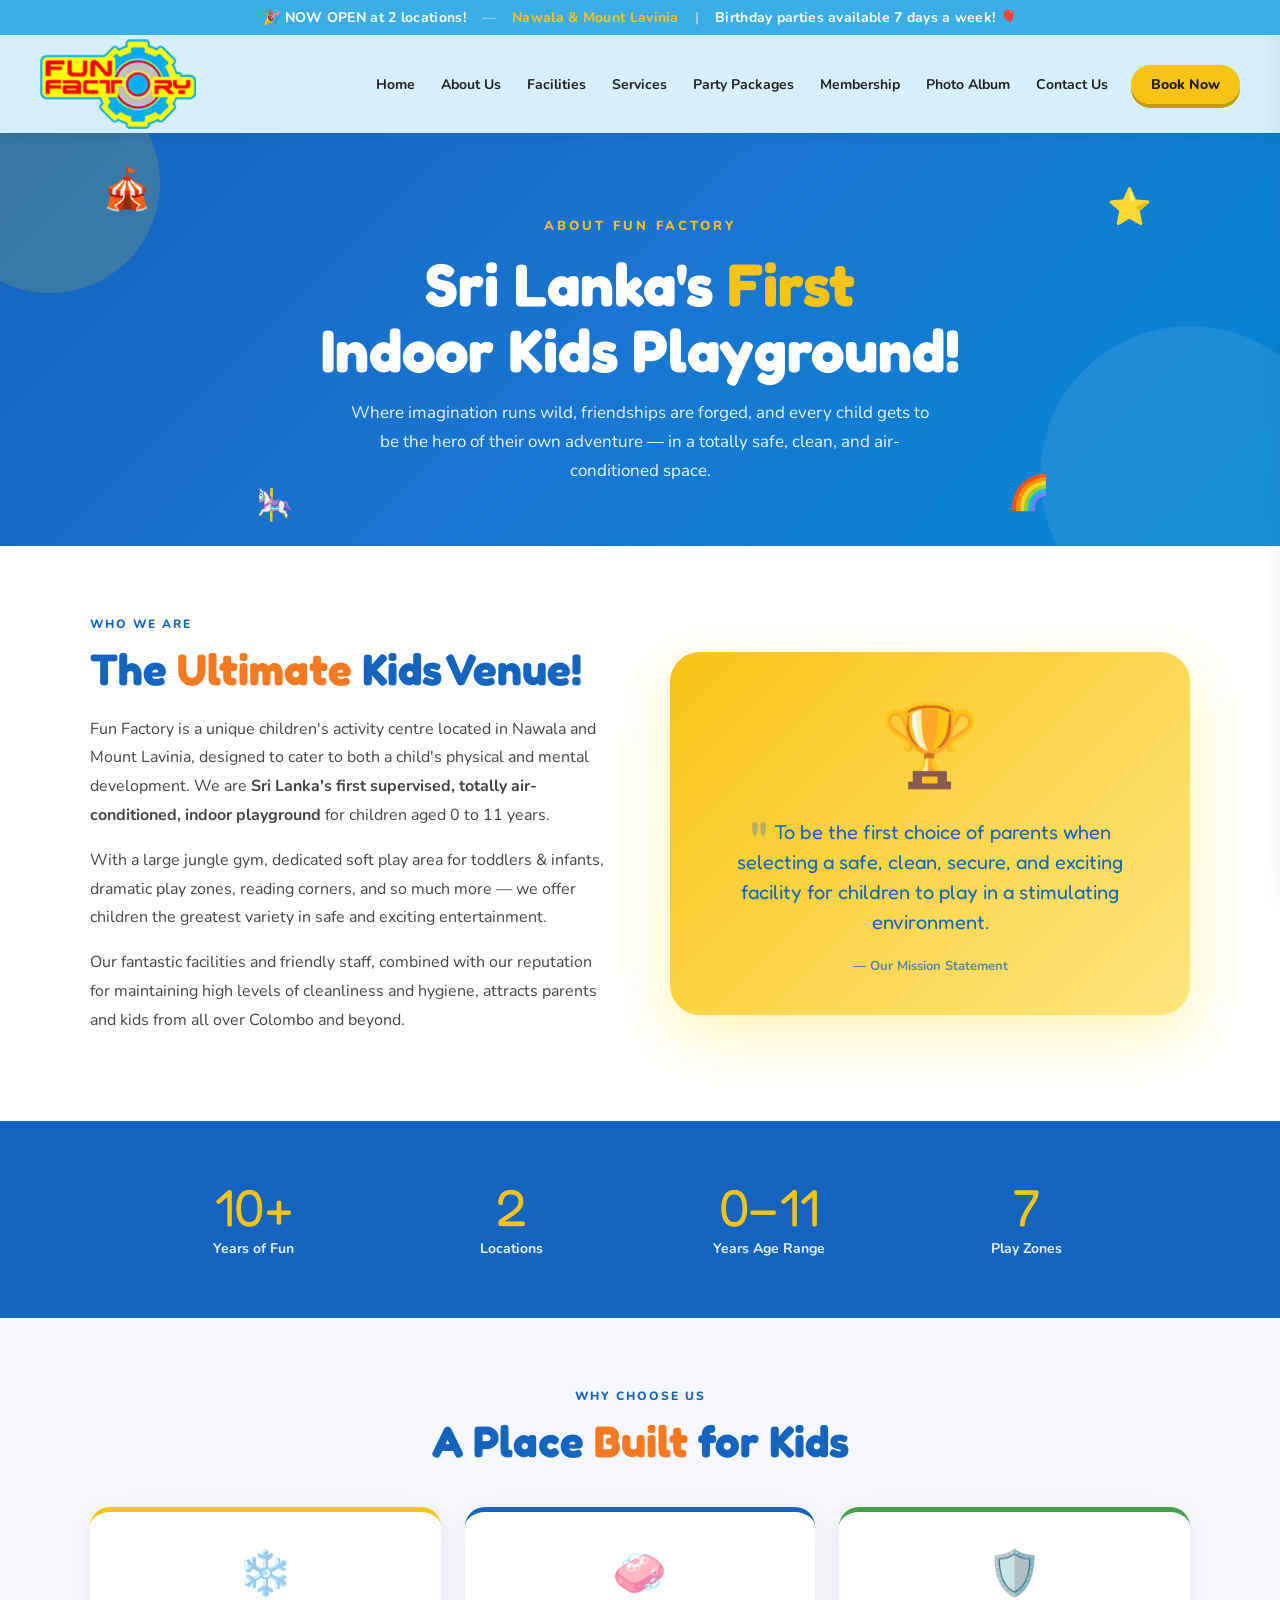
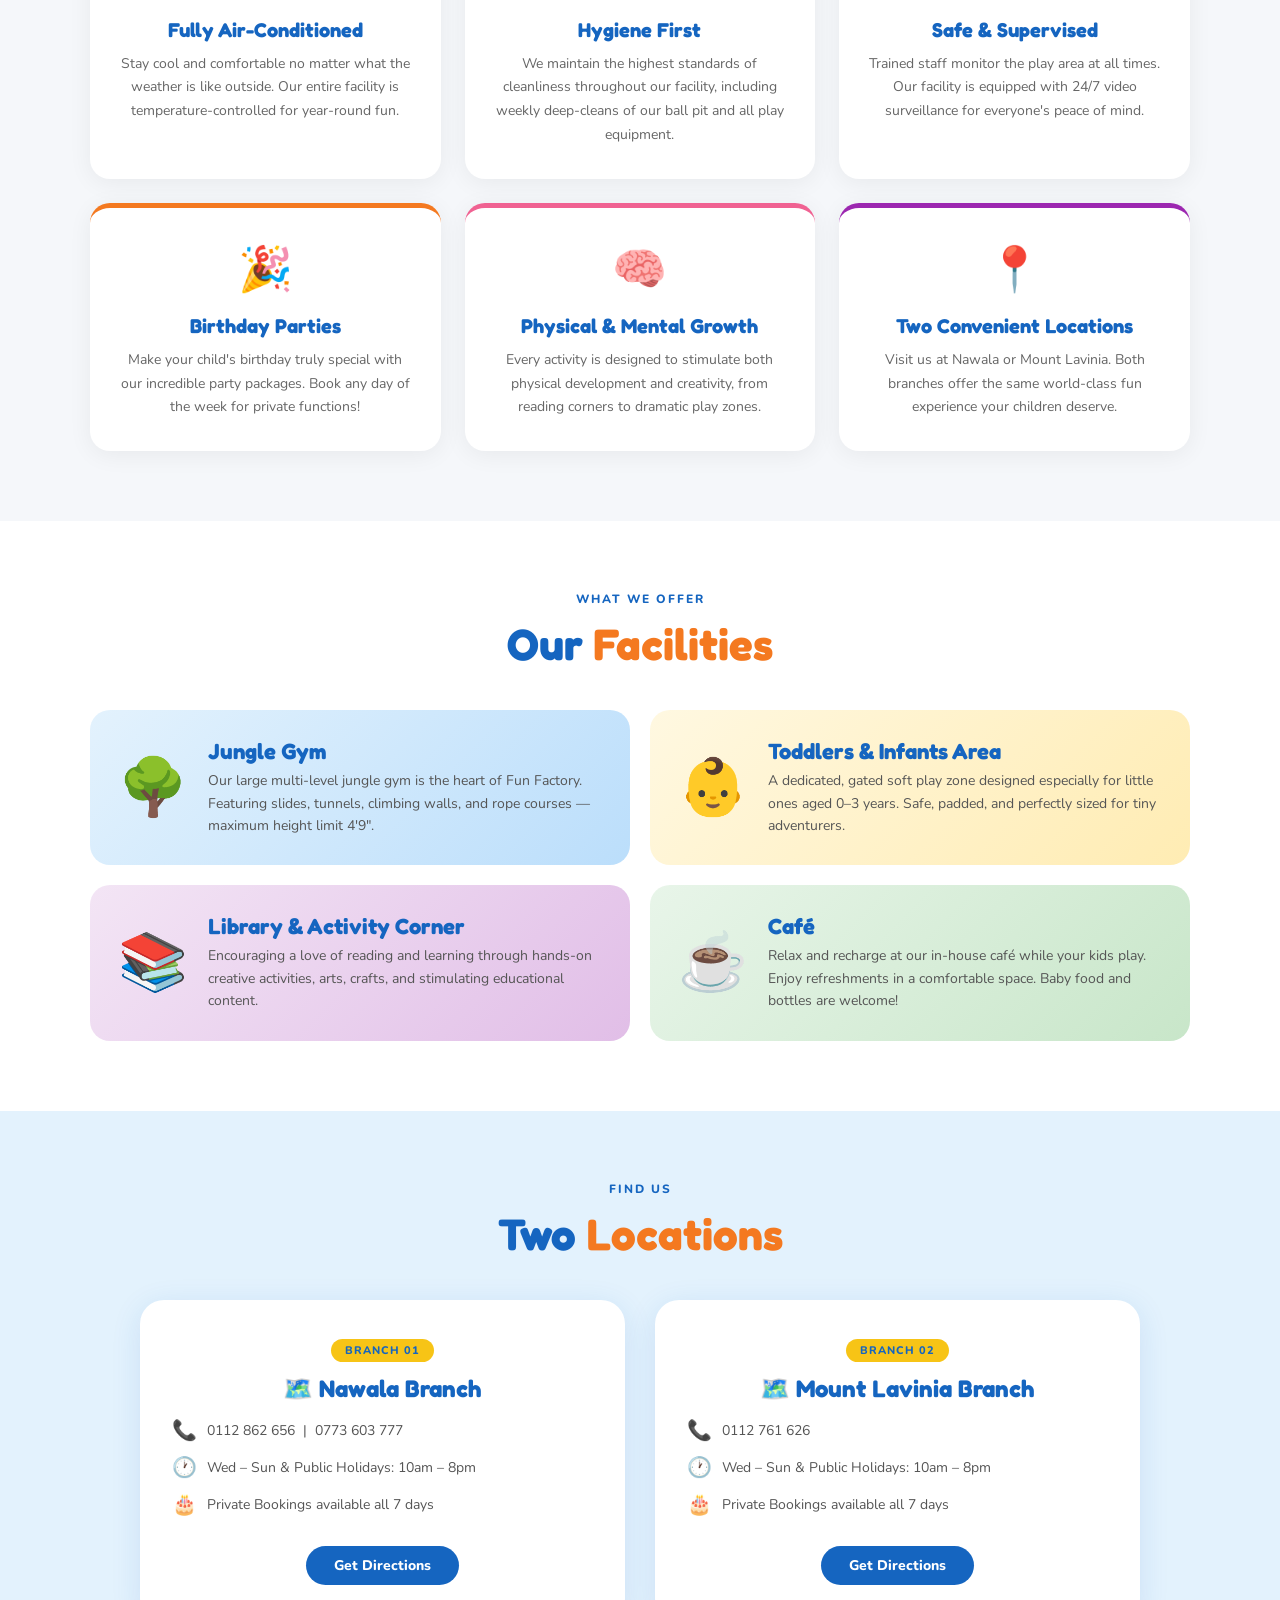
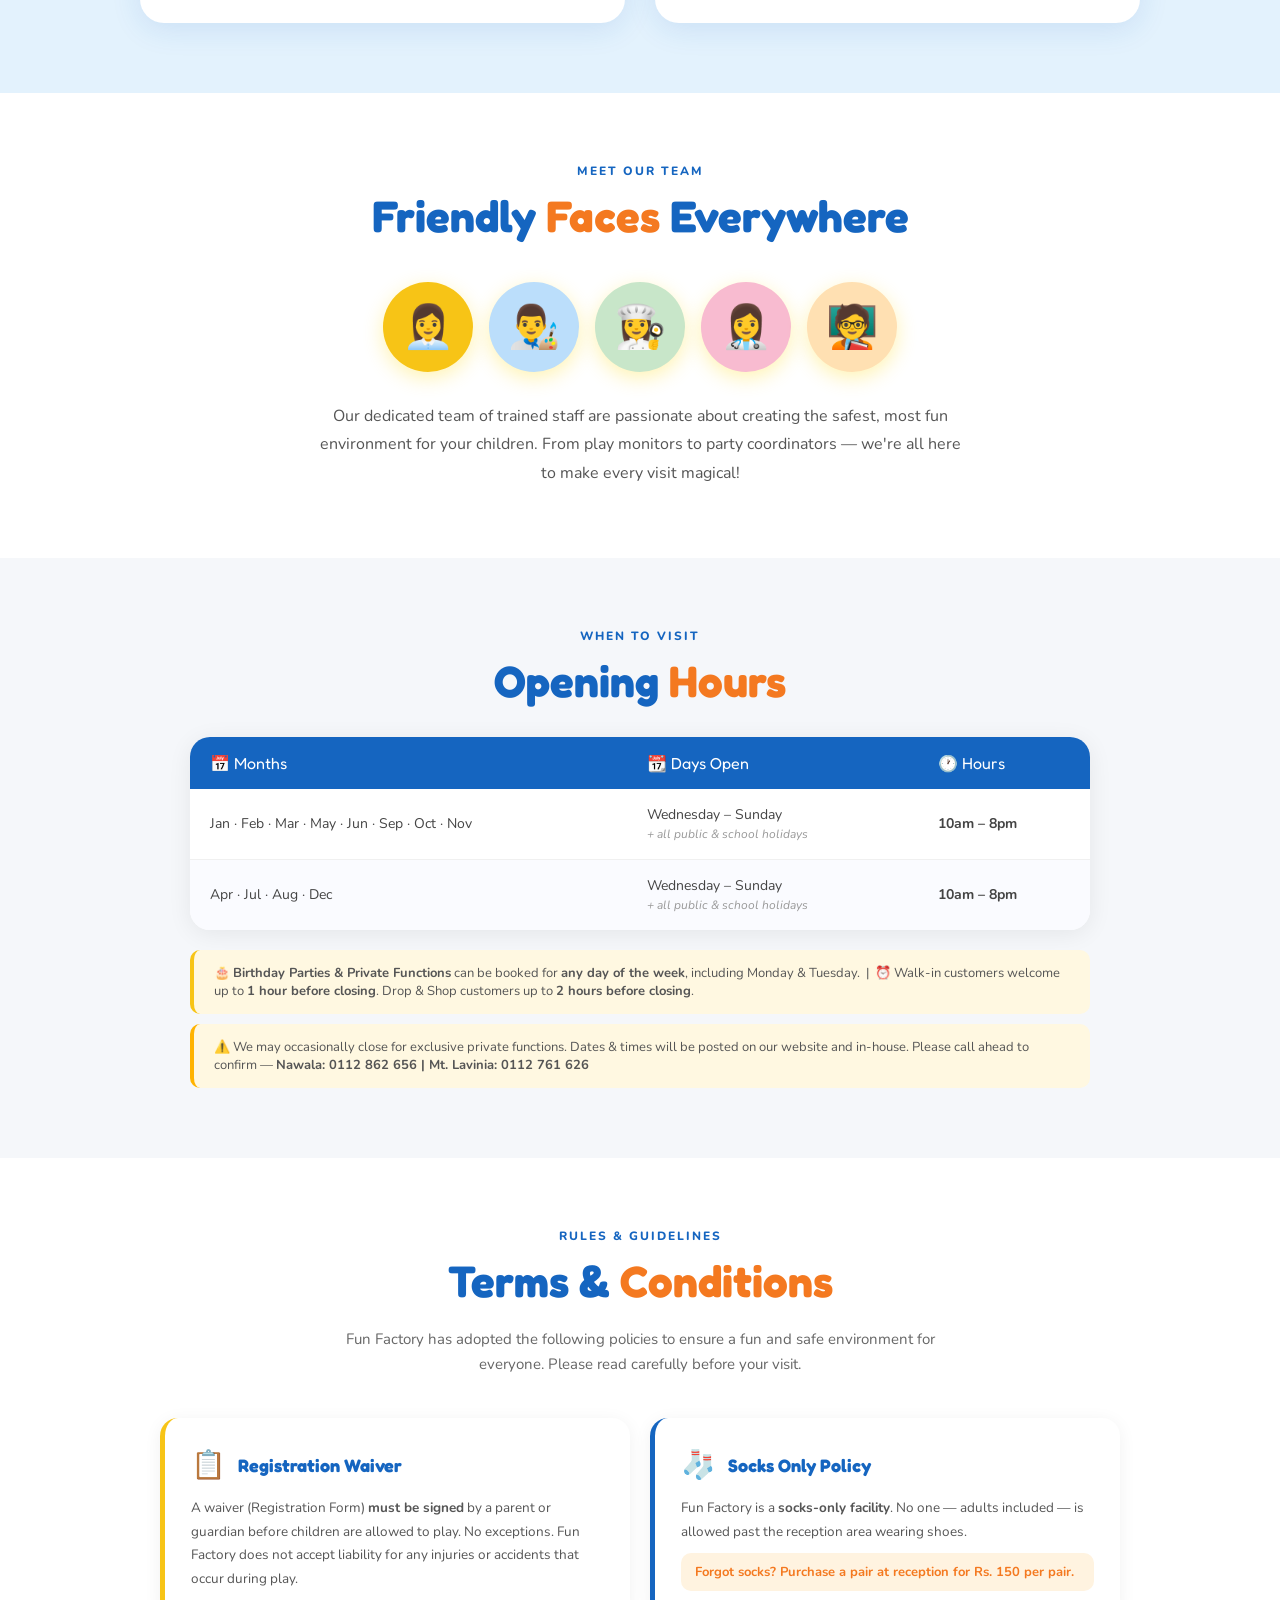
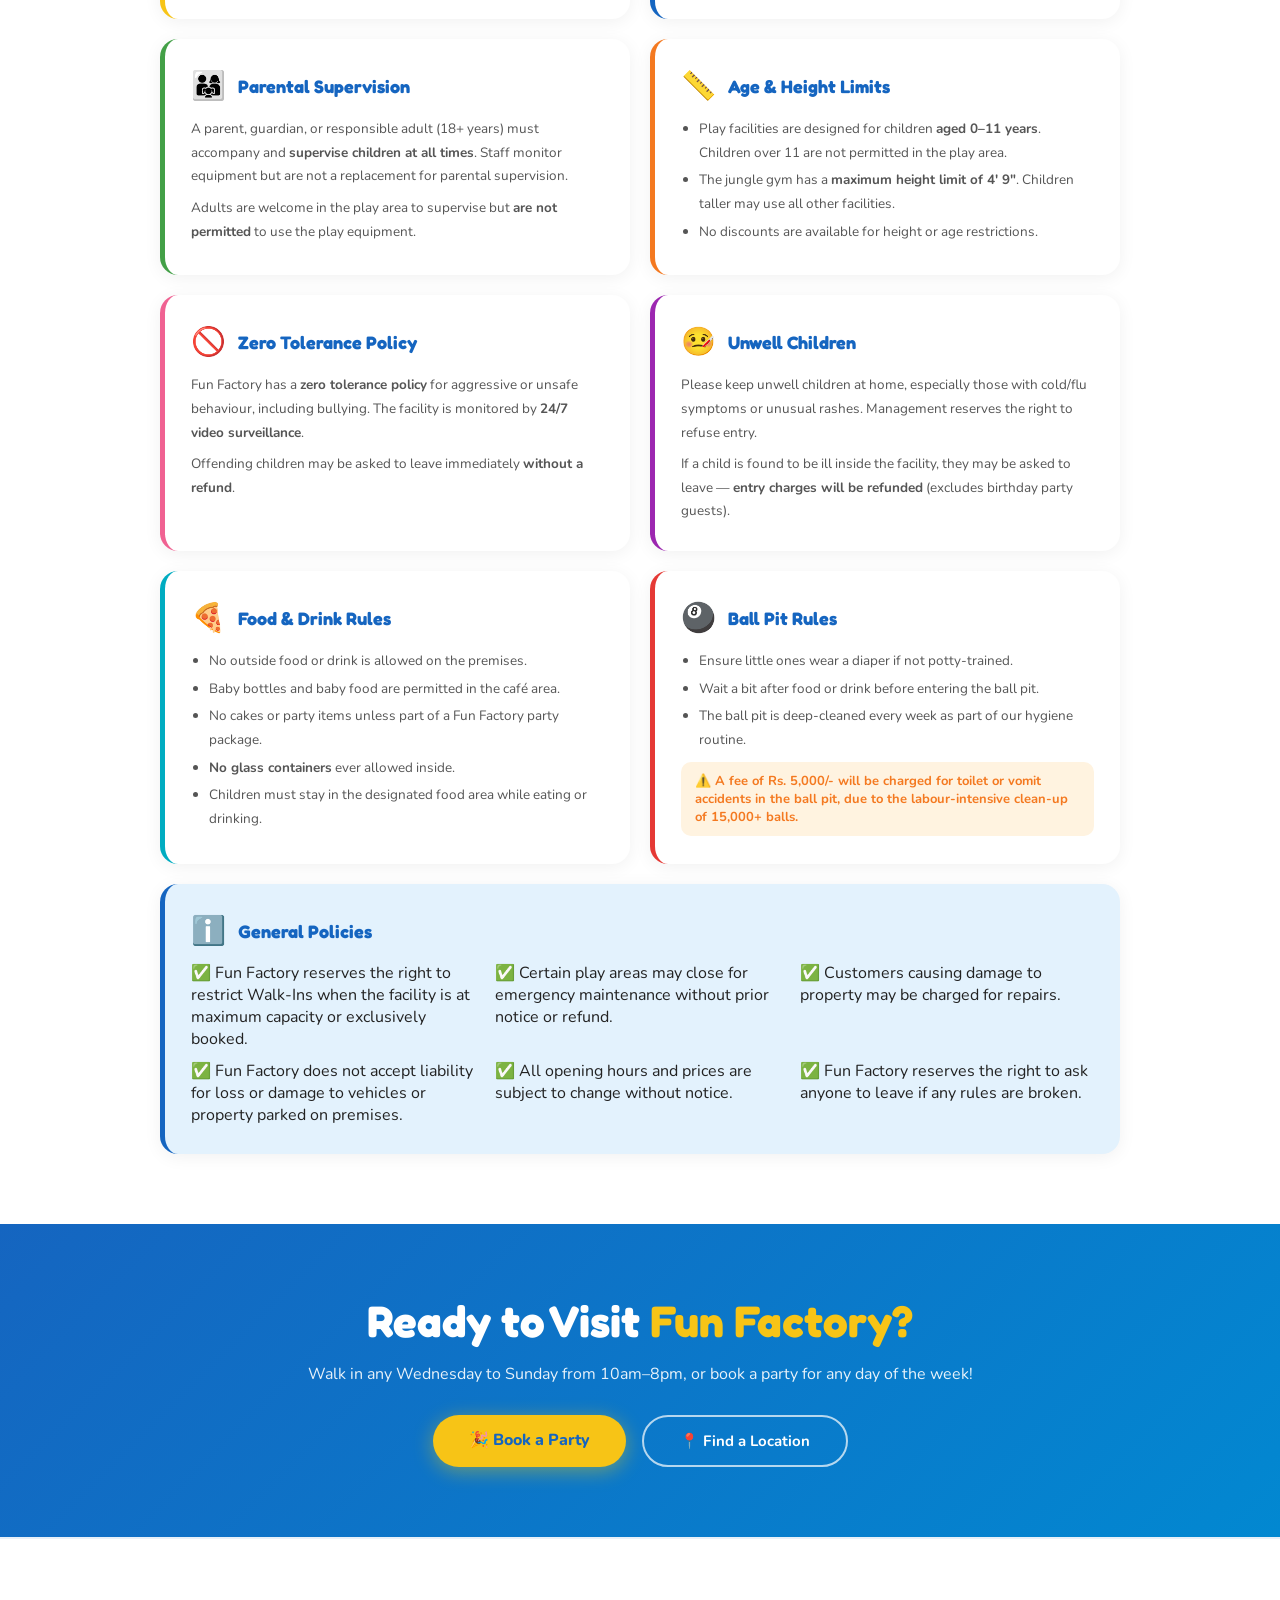
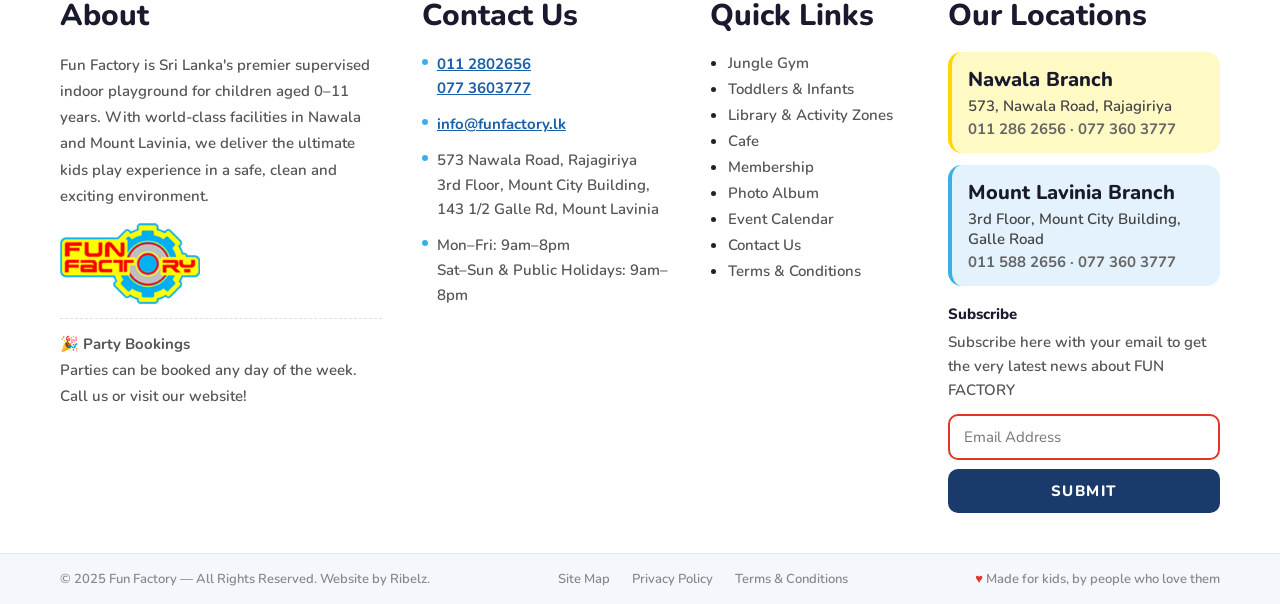
<file: about.html>
<!DOCTYPE html>
<html lang="en">
<head>
    <meta charset="UTF-8" />
    <meta name="viewport" content="width=device-width, initial-scale=1.0"/>
    <title>About Us – Fun Factory</title>
    <link href="https://fonts.googleapis.com/css2?family=Fredoka+One&family=Nunito:wght@400;600;700;800&display=swap" rel="stylesheet"/>
    <style>
        *, *::before, *::after { box-sizing: border-box; margin: 0; padding: 0; }

        :root {
          --yellow: #F7C416;
          --blue: #1565C0;
          --light-blue: #1976D2;
          --sky: #E3F2FD;
          --orange: #F47920;
          --green: #43A047;
          --pink: #F06292;
          --white: #fff;
          --text: #222;
          --gray: #f5f7fa;
          --dark-blue: #1A5FA8;
          --text-dark: #222;
        }

        body {
          font-family: 'Nunito', sans-serif;
          color: var(--text);
          background: var(--white);
          overflow-x: hidden;
        }

        /* ════ TOP BANNER ════ */
        .top-banner {
          background: #3BAEE8;
          color: white;
          text-align: center;
          padding: 8px 20px;
          font-size: 14px;
          font-weight: 700;
          letter-spacing: 0.3px;
          display: flex;
          align-items: center;
          justify-content: center;
          gap: 16px;
          flex-wrap: wrap;
          position: relative;
          z-index: 200;
        }
        .top-banner span { color: var(--yellow); }
        .top-banner .divider { opacity: 0.5; color: #fff; }

        /* ════ NAVBAR ════ */
        nav {
          background: #D6EFFA;
          display: flex;
          align-items: center;
          justify-content: space-between;
          padding: 4px 40px;
          box-shadow: 0 2px 12px rgba(0,0,0,0.08);
          position: sticky;
          top: 0;
          z-index: 150;
        }

        .logo { flex-shrink: 0; }
        .logo img { height: 90px; width: auto; display: block; }

        .nav-links {
          display: flex;
          align-items: center;
          gap: 4px;
          list-style: none;
          margin-left: auto;
        }

        .nav-links a {
          text-decoration: none;
          color: var(--text-dark);
          font-weight: 700;
          font-size: 14px;
          padding: 7px 11px;
          border-radius: 8px;
          transition: all 0.2s;
          white-space: nowrap;
        }

        .nav-links a:hover {
          background: rgba(26,95,168,0.1);
          color: var(--dark-blue);
        }

        .btn-book-nav {
          background: var(--yellow) !important;
          color: var(--text-dark) !important;
          font-weight: 800 !important;
          padding: 10px 20px !important;
          border-radius: 30px !important;
          box-shadow: 0 4px 0 #c9980e;
          margin-left: 8px;
        }

        .btn-book-nav:hover {
          background: #f0b800 !important;
          transform: translateY(2px);
          box-shadow: 0 2px 0 #c9980e !important;
        }

        /* ════ HAMBURGER ════ */
        .hamburger-btn {
          display: none;
          flex-direction: column;
          gap: 5px;
          background: none;
          border: none;
          cursor: pointer;
          padding: 8px;
          border-radius: 10px;
          transition: background 0.2s;
          z-index: 160;
        }
        .hamburger-btn:hover { background: rgba(26,95,168,0.1); }
        .hamburger-btn .bar {
          width: 26px; height: 2.5px;
          background: #1A5FA8;
          border-radius: 2px;
          transition: all 0.3s ease;
          transform-origin: center;
          display: block;
        }
        .hamburger-btn.open .bar:nth-child(1) { transform: rotate(45deg) translate(5.5px, 5.5px); }
        .hamburger-btn.open .bar:nth-child(2) { opacity: 0; transform: scaleX(0); }
        .hamburger-btn.open .bar:nth-child(3) { transform: rotate(-45deg) translate(5.5px, -5.5px); }

        /* ════ MOBILE NAV PANEL ════ */
        .mobile-menu-overlay {
          display: none;
          position: fixed;
          inset: 0;
          background: rgba(0,0,0,0.4);
          z-index: 170;
          backdrop-filter: blur(2px);
          -webkit-backdrop-filter: blur(2px);
        }
        .mobile-menu-overlay.open { display: block; }

        .mobile-nav-panel {
          position: fixed;
          top: 0; right: -300px;
          width: 280px;
          height: 100vh;
          background: #fff;
          z-index: 180;
          transition: right 0.35s cubic-bezier(0.4,0,0.2,1);
          box-shadow: -6px 0 32px rgba(0,0,0,0.18);
          overflow-y: auto;
          display: flex;
          flex-direction: column;
        }
        .mobile-nav-panel.open { right: 0; }

        .mobile-nav-header {
          background: linear-gradient(135deg, #1A5FA8, #3BAEE8);
          padding: 20px 20px 18px;
          display: flex;
          align-items: center;
          justify-content: space-between;
        }
        .mobile-nav-logo {
          font-family: 'Fredoka One', cursive;
          font-size: 22px;
          color: #fff;
          display: flex;
          align-items: center;
          gap: 8px;
        }
        .mobile-nav-logo span { color: var(--yellow); }
        .mobile-nav-close {
          background: rgba(255,255,255,0.2);
          border: none;
          color: #fff;
          width: 32px; height: 32px;
          border-radius: 50%;
          font-size: 18px;
          cursor: pointer;
          display: flex; align-items: center; justify-content: center;
          transition: background 0.2s;
          line-height: 1;
        }
        .mobile-nav-close:hover { background: rgba(255,255,255,0.35); }

        .mobile-nav-links { list-style: none; padding: 10px 0; }
        .mobile-nav-links li a {
          display: flex;
          align-items: center;
          gap: 14px;
          padding: 14px 22px;
          font-family: 'Nunito', sans-serif;
          font-weight: 700;
          font-size: 15.5px;
          color: #222;
          text-decoration: none;
          border-left: 3px solid transparent;
          transition: all 0.18s;
        }
        .mobile-nav-links li a:hover {
          background: #EEF7FF;
          border-left-color: #1A5FA8;
          color: #1A5FA8;
        }
        .mobile-nav-links .nav-icon {
          font-size: 18px;
          width: 26px;
          text-align: center;
          flex-shrink: 0;
        }
        .mobile-nav-divider { height: 1px; background: #eef; margin: 6px 22px; }
        .mobile-book-btn {
          margin: 14px 18px 20px;
          display: block;
          background: var(--yellow);
          color: #222;
          font-family: 'Nunito', sans-serif;
          font-weight: 800;
          font-size: 16px;
          padding: 14px;
          border-radius: 30px;
          text-align: center;
          text-decoration: none;
          box-shadow: 0 4px 0 #c9980e;
          transition: all 0.15s;
        }
        .mobile-book-btn:hover { transform: translateY(2px); box-shadow: 0 2px 0 #c9980e; }

        /* ===== HERO BANNER ===== */
        .about-hero {
          background: linear-gradient(135deg, #1565C0 0%, #1976D2 50%, #0288D1 100%);
          color: #fff;
          padding: 80px 40px 60px;
          text-align: center;
          position: relative;
          overflow: hidden;
        }
        .about-hero::before {
          content: '';
          position: absolute;
          top: -60px; left: -60px;
          width: 220px; height: 220px;
          background: rgba(255,214,0,0.15);
          border-radius: 50%;
        }
        .about-hero::after {
          content: '';
          position: absolute;
          bottom: -80px; right: -60px;
          width: 300px; height: 300px;
          background: rgba(255,255,255,0.08);
          border-radius: 50%;
        }
        .hero-badge {
          display: inline-block;
          font-weight: 800;
          font-size: 13px;
          padding: 4px 16px;
          border-radius: 20px;
          margin-bottom: 12px;
          letter-spacing: 3px;
          text-transform: uppercase;
          color: var(--yellow);
        }
        .about-hero h1 {
          font-family: 'Fredoka One', cursive;
          font-size: clamp(36px, 6vw, 60px);
          line-height: 1.1;
          margin-bottom: 16px;
        }
        .about-hero h1 span { color: var(--yellow); }
        .about-hero p {
          font-size: 17px;
          max-width: 600px;
          margin: 0 auto;
          opacity: 0.92;
          line-height: 1.7;
        }

        /* floating shapes */
        .float-shape {
          position: absolute;
          animation: floaty 3s ease-in-out infinite alternate;
        }
        @keyframes floaty {
          from { transform: translateY(0); }
          to { transform: translateY(-14px); }
        }
        .shape1 { top: 30px; left: 8%; font-size: 40px; animation-delay: 0s; }
        .shape2 { top: 50px; right: 10%; font-size: 36px; animation-delay: 0.7s; }
        .shape3 { bottom: 20px; left: 20%; font-size: 30px; animation-delay: 1.2s; }
        .shape4 { bottom: 30px; right: 18%; font-size: 34px; animation-delay: 0.4s; }

        /* ===== MISSION SECTION ===== */
        .section { padding: 70px 40px; }
        .section-label {
          font-size: 12px;
          font-weight: 800;
          letter-spacing: 2px;
          text-transform: uppercase;
          color: var(--blue);
          margin-bottom: 10px;
        }
        .section-title {
          font-family: 'Fredoka One', cursive;
          font-size: clamp(28px, 4vw, 44px);
          color: var(--blue);
          margin-bottom: 20px;
        }
        .section-title span { color: var(--orange); }

        .mission-grid {
          max-width: 1100px;
          margin: 0 auto;
          display: grid;
          grid-template-columns: 1fr 1fr;
          gap: 60px;
          align-items: center;
        }
        .mission-text p {
          font-size: 16px;
          line-height: 1.8;
          color: #444;
          margin-bottom: 16px;
        }
        .mission-visual {
          background: linear-gradient(135deg, var(--yellow) 0%, #FFE57F 100%);
          border-radius: 30px;
          padding: 40px;
          text-align: center;
          position: relative;
          box-shadow: 0 20px 60px rgba(255,214,0,0.3);
        }
        .mission-quote {
          font-family: 'Fredoka One', cursive;
          font-size: 20px;
          color: var(--blue);
          line-height: 1.5;
        }
        .mission-quote::before { content: '"'; font-size: 60px; line-height: 0; vertical-align: -0.4em; color: var(--blue); opacity: 0.3; }

        /* ===== STATS ===== */
        .stats-section {
          background: var(--blue);
          padding: 60px 40px;
        }
        .stats-grid {
          max-width: 1000px;
          margin: 0 auto;
          display: grid;
          grid-template-columns: repeat(4, 1fr);
          gap: 30px;
          text-align: center;
        }
        .stat-item { color: #fff; }
        .stat-number {
          font-family: 'Fredoka One', cursive;
          font-size: 52px;
          color: var(--yellow);
          line-height: 1;
        }
        .stat-label {
          font-size: 14px;
          font-weight: 700;
          opacity: 0.9;
          margin-top: 6px;
        }

        /* ===== WHY CHOOSE ===== */
        .why-section {
          background: var(--gray);
          padding: 70px 40px;
        }
        .why-inner { max-width: 1100px; margin: 0 auto; }
        .why-inner .section-label, .why-inner .section-title { text-align: center; }
        .why-grid {
          display: grid;
          grid-template-columns: repeat(3, 1fr);
          gap: 24px;
          margin-top: 40px;
        }
        .why-card {
          background: #fff;
          border-radius: 20px;
          padding: 32px 28px;
          text-align: center;
          box-shadow: 0 4px 24px rgba(0,0,0,0.06);
          transition: transform 0.25s, box-shadow 0.25s;
          border-top: 5px solid var(--yellow);
        }
        .why-card:nth-child(2) { border-top-color: var(--blue); }
        .why-card:nth-child(3) { border-top-color: var(--green); }
        .why-card:nth-child(4) { border-top-color: var(--orange); }
        .why-card:nth-child(5) { border-top-color: var(--pink); }
        .why-card:nth-child(6) { border-top-color: #9C27B0; }
        .why-card:hover { transform: translateY(-8px); box-shadow: 0 12px 40px rgba(0,0,0,0.12); }
        .why-icon { font-size: 44px; margin-bottom: 14px; }
        .why-card h3 {
          font-family: 'Fredoka One', cursive;
          font-size: 20px;
          color: var(--blue);
          margin-bottom: 10px;
        }
        .why-card p { font-size: 14px; color: #666; line-height: 1.7; }

        /* ===== FACILITIES PREVIEW ===== */
        .facilities-section { padding: 70px 40px; }
        .facilities-inner { max-width: 1100px; margin: 0 auto; }
        .facilities-inner .section-label,
        .facilities-inner .section-title { text-align: center; }
        .fac-grid {
          display: grid;
          grid-template-columns: repeat(2, 1fr);
          gap: 20px;
          margin-top: 40px;
        }
        .fac-card {
          border-radius: 20px;
          overflow: hidden;
          display: flex;
          align-items: center;
          gap: 20px;
          padding: 28px;
          transition: transform 0.2s;
        }
        .fac-card:hover { transform: scale(1.02); }
        .fac-card.jungle { background: linear-gradient(135deg, #E3F2FD, #BBDEFB); }
        .fac-card.toddler { background: linear-gradient(135deg, #FFF8E1, #FFECB3); }
        .fac-card.library { background: linear-gradient(135deg, #F3E5F5, #E1BEE7); }
        .fac-card.cafe { background: linear-gradient(135deg, #E8F5E9, #C8E6C9); }
        .fac-icon { font-size: 56px; flex-shrink: 0; }
        .fac-info h3 {
          font-family: 'Fredoka One', cursive;
          font-size: 22px;
          color: var(--blue);
          margin-bottom: 6px;
        }
        .fac-info p { font-size: 14px; color: #555; line-height: 1.6; }

        /* ===== LOCATIONS ===== */
        .locations-section { background: var(--sky); padding: 70px 40px; }
        .loc-inner { max-width: 1000px; margin: 0 auto; text-align: center; }
        .loc-grid {
          display: grid;
          grid-template-columns: 1fr 1fr;
          gap: 30px;
          margin-top: 40px;
        }
        .loc-card {
          background: #fff;
          border-radius: 24px;
          padding: 36px 30px;
          box-shadow: 0 6px 30px rgba(21,101,192,0.12);
          border: 2px solid transparent;
          transition: border-color 0.2s;
        }
        .loc-card:hover { border-color: var(--blue); }
        .loc-badge {
          display: inline-block;
          background: var(--yellow);
          color: var(--blue);
          font-weight: 800;
          font-size: 11px;
          padding: 4px 14px;
          border-radius: 20px;
          margin-bottom: 12px;
          text-transform: uppercase;
          letter-spacing: 1px;
        }
        .loc-card h3 {
          font-family: 'Fredoka One', cursive;
          font-size: 24px;
          color: var(--blue);
          margin-bottom: 14px;
        }
        .loc-detail { display: flex; align-items: center; gap: 10px; margin-bottom: 10px; font-size: 14px; color: #555; }
        .loc-detail span:first-child { font-size: 20px; }
        .loc-btn {
          display: inline-block;
          margin-top: 18px;
          background: var(--blue);
          color: #fff;
          padding: 10px 28px;
          border-radius: 25px;
          text-decoration: none;
          font-weight: 800;
          font-size: 14px;
          transition: background 0.2s;
        }
        .loc-btn:hover { background: var(--orange); }

        /* ===== TEAM SECTION ===== */
        .team-section { padding: 70px 40px; text-align: center; }
        .team-inner { max-width: 900px; margin: 0 auto; }
        .team-strip {
          display: flex;
          justify-content: center;
          gap: 16px;
          margin-top: 40px;
          flex-wrap: wrap;
        }
        .team-emoji {
          width: 90px; height: 90px;
          background: var(--yellow);
          border-radius: 50%;
          display: flex;
          align-items: center;
          justify-content: center;
          font-size: 42px;
          box-shadow: 0 6px 20px rgba(255,214,0,0.3);
          animation: bounceIn 0.5s both;
        }
        .team-emoji:nth-child(2) { background: #BBDEFB; animation-delay: 0.1s; }
        .team-emoji:nth-child(3) { background: #C8E6C9; animation-delay: 0.2s; }
        .team-emoji:nth-child(4) { background: #F8BBD0; animation-delay: 0.3s; }
        .team-emoji:nth-child(5) { background: #FFE0B2; animation-delay: 0.4s; }
        @keyframes bounceIn {
          from { transform: scale(0); opacity: 0; }
          to { transform: scale(1); opacity: 1; }
        }
        .team-desc { margin-top: 30px; font-size: 16px; color: #555; line-height: 1.8; max-width: 650px; margin-left: auto; margin-right: auto; }

        /* ===== CTA BANNER ===== */
        .cta-section {
          background: linear-gradient(135deg, var(--blue), #0288D1);
          padding: 70px 40px;
          text-align: center;
          color: #fff;
        }
        .cta-section h2 {
          font-family: 'Fredoka One', cursive;
          font-size: clamp(28px, 4vw, 44px);
          margin-bottom: 16px;
        }
        .cta-section h2 span { color: var(--yellow); }
        .cta-section p { font-size: 16px; opacity: 0.9; margin-bottom: 30px; }
        .cta-btns { display: flex; gap: 16px; justify-content: center; flex-wrap: wrap; }
        .btn-yellow {
          background: var(--yellow);
          color: var(--blue);
          padding: 14px 36px;
          border-radius: 30px;
          font-weight: 800;
          font-size: 16px;
          text-decoration: none;
          transition: transform 0.2s, box-shadow 0.2s;
          box-shadow: 0 4px 20px rgba(255,214,0,0.4);
        }
        .btn-yellow:hover { transform: translateY(-2px); box-shadow: 0 8px 30px rgba(255,214,0,0.5); }
        .btn-outline {
          border: 2px solid rgba(255,255,255,0.7);
          color: #fff;
          padding: 14px 36px;
          border-radius: 30px;
          font-weight: 700;
          font-size: 15px;
          text-decoration: none;
          transition: background 0.2s;
        }
        .btn-outline:hover { background: rgba(255,255,255,0.1); }

        /* ===== OPERATING HOURS ===== */
        .hours-section { background: var(--gray); padding: 70px 40px; }
        .hours-inner { max-width: 900px; margin: 0 auto; text-align: center; }
        .hours-table {
          width: 100%;
          border-collapse: collapse;
          margin-top: 30px;
          background: #fff;
          border-radius: 20px;
          overflow: hidden;
          box-shadow: 0 4px 24px rgba(0,0,0,0.07);
        }
        .hours-table thead { background: var(--blue); color: #fff; }
        .hours-table th {
          padding: 16px 20px;
          font-family: 'Fredoka One', cursive;
          font-size: 16px;
          font-weight: normal;
          text-align: left;
        }
        .hours-table td {
          padding: 16px 20px;
          font-size: 14px;
          color: #444;
          border-bottom: 1px solid #f0f0f0;
          text-align: left;
        }
        .hours-table tr:last-child td { border-bottom: none; }
        .hours-table tr:nth-child(even) td { background: #fafbff; }
        .hours-note {
          background: #FFF8E1;
          border-left: 4px solid var(--yellow);
          border-radius: 10px;
          padding: 14px 20px;
          margin-top: 20px;
          font-size: 13px;
          color: #555;
          text-align: left;
        }

        /* ===== TERMS & CONDITIONS ===== */
        .tnc-section { padding: 70px 40px; }
        .tnc-inner { max-width: 960px; margin: 0 auto; }
        .tnc-inner .section-label, .tnc-inner .section-title { text-align: center; }
        .tnc-grid {
          display: grid;
          grid-template-columns: repeat(2, 1fr);
          gap: 20px;
          margin-top: 40px;
        }
        .tnc-card {
          background: #fff;
          border-radius: 18px;
          padding: 28px 26px;
          box-shadow: 0 3px 18px rgba(0,0,0,0.06);
          border-left: 5px solid var(--yellow);
        }
        .tnc-card:nth-child(2) { border-left-color: var(--blue); }
        .tnc-card:nth-child(3) { border-left-color: var(--green); }
        .tnc-card:nth-child(4) { border-left-color: var(--orange); }
        .tnc-card:nth-child(5) { border-left-color: var(--pink); }
        .tnc-card:nth-child(6) { border-left-color: #9C27B0; }
        .tnc-card:nth-child(7) { border-left-color: #00ACC1; }
        .tnc-card:nth-child(8) { border-left-color: #E53935; }
        .tnc-card-header { display: flex; align-items: center; gap: 12px; margin-bottom: 12px; }
        .tnc-icon { font-size: 28px; }
        .tnc-card h3 {
          font-family: 'Fredoka One', cursive;
          font-size: 18px;
          color: var(--blue);
        }
        .tnc-card p, .tnc-card li {
          font-size: 13.5px;
          color: #555;
          line-height: 1.75;
        }
        .tnc-card ul { padding-left: 18px; }
        .tnc-card li { margin-bottom: 4px; }
        .tnc-highlight {
          background: #FFF3E0;
          border-radius: 10px;
          padding: 10px 14px;
          margin-top: 10px;
          font-size: 13px;
          color: var(--orange);
          font-weight: 700;
        }
        .tnc-full-width { grid-column: 1 / -1; }

        /* ════ FOOTER ════ */
        .ff-footer {
          background: #fff;
          font-family: 'Nunito', sans-serif;
          border-top: 2px solid #e8f0f8;
          position: relative;
          z-index: 5;
        }
        .ff-footer-main {
          display: grid;
          grid-template-columns: 1.3fr 1fr 0.8fr 1.1fr;
          gap: 40px;
          padding: 56px 60px 40px;
          max-width: 1800px;
          margin: 0 auto;
          position: relative;
        }
        .ff-foot-col h4 {
          font-family: 'Nunito', sans-serif;
          font-size: 18px; font-weight: 800;
          color: #1a1a2e; margin: 0 0 16px;
        }
        .ff-foot-col p {
          font-size: 13.5px; color: #555;
          font-weight: 600; line-height: 1.75;
        }
        .ff-foot-col ul {
          list-style: disc;
          padding-left: 18px; margin: 0;
          display: flex; flex-direction: column; gap: 4px;
        }
        .ff-foot-col ul li a {
          font-size: 13.5px; color: #555;
          font-weight: 600; text-decoration: none;
          transition: color 0.2s;
        }
        .ff-foot-col ul li a:hover { color: #1A5FA8; }
        .ff-footer-logo {
          width: 140px; height: auto;
          display: block; margin: 14px 0 12px;
        }
        .ff-about-party {
          font-size: 13px; color: #555;
          font-weight: 600; margin-top: 14px;
          line-height: 1.65;
          border-top: 1px dashed #dde;
          padding-top: 12px;
        }
        .ff-contact-item {
          display: flex; align-items: flex-start;
          gap: 9px; margin-bottom: 11px;
        }
        .ff-contact-dot {
          width: 6px; height: 6px;
          border-radius: 50%;
          background: #3BAEE8;
          margin-top: 7px; flex-shrink: 0;
        }
        .ff-contact-item a {
          color: #1A5FA8; font-weight: 700;
          font-size: 13.5px; text-decoration: underline;
        }
        .ff-contact-item span.txt {
          font-size: 13px; color: #555;
          font-weight: 600; line-height: 1.65;
        }
        .ff-loc-card {
          border-radius: 14px;
          padding: 14px 16px;
          margin-bottom: 12px;
        }
        .ff-loc-card.yellow { background: #FFF9C4; border-left: 4px solid #FFD600; }
        .ff-loc-card.blue   { background: #E3F2FD; border-left: 4px solid #3BAEE8; }
        .ff-loc-name { font-family: 'Nunito', sans-serif; font-size: 15px; font-weight: 800; color: #1a1a2e; margin-bottom: 3px; }
        .ff-loc-addr { font-size: 12.5px; color: #444; font-weight: 600; margin-bottom: 3px; }
        .ff-loc-tel  { font-size: 12.5px; color: #666; font-weight: 700; }
        .ff-subscribe-wrap { margin-top: 18px; }
        .ff-subscribe-wrap h5 { font-family: 'Nunito', sans-serif; font-size: 17px; font-weight: 800; color: #1a1a2e; margin: 0 0 6px; }
        .ff-subscribe-wrap p { font-size: 13px; color: #555; font-weight: 600; line-height: 1.6; margin-bottom: 12px; }
        .ff-sub-input {
          width: 100%; padding: 11px 14px;
          border: 2px solid #E63329;
          border-radius: 10px;
          font-family: 'Nunito', sans-serif;
          font-size: 13px; color: #333;
          outline: none; box-sizing: border-box;
          margin-bottom: 9px;
        }
        .ff-sub-input:focus { border-color: #1A5FA8; }
        .ff-sub-btn {
          width: 100%;
          background: #1A3A6B;
          color: #fff; border: none;
          padding: 12px;
          border-radius: 10px;
          font-family: 'Nunito', sans-serif;
          font-size: 14px; font-weight: 800;
          letter-spacing: 1.5px; cursor: pointer;
          transition: background 0.2s;
        }
        .ff-sub-btn:hover { background: #1A5FA8; }
        .ff-footer-bottom {
          background: #f4f8fc;
          border-top: 1px solid #dde8f5;
          padding: 16px 60px;
          display: flex;
          align-items: center;
          justify-content: space-between;
          flex-wrap: wrap;
          gap: 12px;
        }
        .ff-footer-bottom span, .ff-footer-bottom a {
          font-size: 13px; color: #888;
          font-weight: 600; text-decoration: none;
        }
        .ff-footer-bottom a:hover { color: #1A5FA8; }
        .ff-footer-bottom .heart { color: #E63329; }
        .ff-footer-bottom-links { display: flex; gap: 22px; }

        /* ===== RESPONSIVE ===== */
        @media (max-width: 900px) {
          nav { padding: 10px 20px; }
          .nav-links { display: none !important; }
          .hamburger-btn { display: flex !important; }
          .mission-grid, .why-grid, .fac-grid, .loc-grid { grid-template-columns: 1fr; }
          .stats-grid { grid-template-columns: repeat(2, 1fr); }
          .ff-footer-main { grid-template-columns: 1fr 1fr; gap: 30px; padding: 44px 40px 30px; }
          .section, .why-section, .facilities-section, .locations-section, .team-section, .hours-section, .tnc-section { padding: 50px 20px; }
          .tnc-grid { grid-template-columns: 1fr; }
          .hours-table th, .hours-table td { padding: 12px 14px; font-size: 13px; }
          .ff-footer-bottom { padding: 14px 40px; }
        }

        @media (max-width: 600px) {
          .top-banner { font-size: 12px; gap: 8px; padding: 8px 14px; }
        }

        @media (max-width: 768px) {
          .ff-footer-main { grid-template-columns: 1fr; gap: 28px; padding: 36px 18px 24px; }
          .ff-footer-bottom { padding: 14px 18px; flex-direction: column; text-align: center; }
          .ff-footer-bottom-links { justify-content: center; }
          nav { padding: 6px 18px; }
          .logo img { height: 60px; }
        }
    </style>
</head>
<body>

<div class="top-banner">
    🎉 NOW OPEN at 2 locations!
    <span class="divider">—</span>
    <span>Nawala &amp; Mount Lavinia</span>
    <span class="divider">|</span>
    Birthday parties available 7 days a week! 🎈
</div>

<!-- NAVBAR -->
<nav>
    <div class="logo">
        <img src="images/logo.png" alt="Fun Factory">
    </div>

    <ul class="nav-links">
        <li><a href="index.html">Home</a></li>
        <li><a href="about.html">About Us</a></li>
        <li><a href="#facilities-section">Facilities</a></li>
        <li><a href="">Services</a></li>
        <li><a href="party-packages.html">Party Packages</a></li>
        <li><a href="#">Membership</a></li>
        <li><a href="#">Photo Album</a></li>
        <li><a href="contact-Us.html">Contact Us</a></li>
        <li><a href="#" class="btn-book-nav">Book Now</a></li>
    </ul>

    <button class="hamburger-btn" id="hamburgerBtn" onclick="toggleMobileNav()" aria-label="Open menu">
        <span class="bar"></span>
        <span class="bar"></span>
        <span class="bar"></span>
    </button>
</nav>

<!-- MOBILE NAV OVERLAY -->
<div class="mobile-menu-overlay" id="mobileOverlay" onclick="toggleMobileNav()"></div>

<!-- MOBILE NAV PANEL -->
<div class="mobile-nav-panel" id="mobileNavPanel">
    <div class="mobile-nav-header">
        <div class="mobile-nav-logo">Fun<span>Factory</span> 🎈</div>
        <button class="mobile-nav-close" onclick="toggleMobileNav()" aria-label="Close menu">✕</button>
    </div>
    <ul class="mobile-nav-links">
        <li><a href="index.html" onclick="toggleMobileNav()"><span class="nav-icon">🏠</span> Home</a></li>
        <li><a href="about.html" onclick="toggleMobileNav()"><span class="nav-icon">👤</span> About Us</a></li>
        <li><a href="#facilities-section" onclick="toggleMobileNav()"><span class="nav-icon">🛝</span> Facilities</a></li>
        <li><a href="#" onclick="toggleMobileNav()"><span class="nav-icon">⭐</span> Services</a></li>
        <li><a href="party-packages.html" onclick="toggleMobileNav()"><span class="nav-icon">🎂</span> Party Packages</a></li>
        <li><a href="#" onclick="toggleMobileNav()"><span class="nav-icon">🏆</span> Membership</a></li>
        <li><a href="#" onclick="toggleMobileNav()"><span class="nav-icon">📸</span> Photo Album</a></li>
        <div class="mobile-nav-divider"></div>
        <li><a href="contact-Us.html" onclick="toggleMobileNav()"><span class="nav-icon">📍</span> Contact Us</a></li>
    </ul>
    <a href="#" class="mobile-book-btn">🎈 Book Now</a>
</div>


<!-- HERO -->
<section class="about-hero">
    <span class="float-shape shape1">🎪</span>
    <span class="float-shape shape2">⭐</span>
    <span class="float-shape shape3">🎠</span>
    <span class="float-shape shape4">🌈</span>
    <div class="hero-badge">About Fun Factory</div>
    <h1>Sri Lanka's <span>First</span><br/>Indoor Kids Playground!</h1>
    <p>Where imagination runs wild, friendships are forged, and every child gets to be the hero of their own adventure — in a totally safe, clean, and air-conditioned space.</p>
</section>

<!-- MISSION -->
<section class="section">
    <div class="mission-grid">
        <div class="mission-text">
            <div class="section-label">Who We Are</div>
            <h2 class="section-title">The <span>Ultimate</span> Kids Venue!</h2>
            <p>Fun Factory is a unique children's activity centre located in Nawala and Mount Lavinia, designed to cater to both a child's physical and mental development. We are <strong>Sri Lanka's first supervised, totally air-conditioned, indoor playground</strong> for children aged 0 to 11 years.</p>
            <p>With a large jungle gym, dedicated soft play area for toddlers & infants, dramatic play zones, reading corners, and so much more — we offer children the greatest variety in safe and exciting entertainment.</p>
            <p>Our fantastic facilities and friendly staff, combined with our reputation for maintaining high levels of cleanliness and hygiene, attracts parents and kids from all over Colombo and beyond.</p>
        </div>
        <div class="mission-visual">
            <div style="font-size:80px;margin-bottom:16px;">🏆</div>
            <div class="mission-quote">
                To be the first choice of parents when selecting a safe, clean, secure, and exciting facility for children to play in a stimulating environment.
            </div>
            <div style="margin-top:20px;font-size:13px;font-weight:700;color:var(--blue);opacity:0.7;">— Our Mission Statement</div>
        </div>
    </div>
</section>

<!-- STATS -->
<div class="stats-section">
    <div class="stats-grid">
        <div class="stat-item">
            <div class="stat-number">10+</div>
            <div class="stat-label">Years of Fun</div>
        </div>
        <div class="stat-item">
            <div class="stat-number">2</div>
            <div class="stat-label">Locations</div>
        </div>
        <div class="stat-item">
            <div class="stat-number">0–11</div>
            <div class="stat-label">Years Age Range</div>
        </div>
        <div class="stat-item">
            <div class="stat-number">7</div>
            <div class="stat-label">Play Zones</div>
        </div>
    </div>
</div>

<!-- WHY CHOOSE -->
<section class="why-section">
    <div class="why-inner">
        <div class="section-label">Why Choose Us</div>
        <h2 class="section-title">A Place <span>Built</span> for Kids</h2>
        <div class="why-grid">
            <div class="why-card">
                <div class="why-icon">❄️</div>
                <h3>Fully Air-Conditioned</h3>
                <p>Stay cool and comfortable no matter what the weather is like outside. Our entire facility is temperature-controlled for year-round fun.</p>
            </div>
            <div class="why-card">
                <div class="why-icon">🧼</div>
                <h3>Hygiene First</h3>
                <p>We maintain the highest standards of cleanliness throughout our facility, including weekly deep-cleans of our ball pit and all play equipment.</p>
            </div>
            <div class="why-card">
                <div class="why-icon">🛡️</div>
                <h3>Safe & Supervised</h3>
                <p>Trained staff monitor the play area at all times. Our facility is equipped with 24/7 video surveillance for everyone's peace of mind.</p>
            </div>
            <div class="why-card">
                <div class="why-icon">🎉</div>
                <h3>Birthday Parties</h3>
                <p>Make your child's birthday truly special with our incredible party packages. Book any day of the week for private functions!</p>
            </div>
            <div class="why-card">
                <div class="why-icon">🧠</div>
                <h3>Physical & Mental Growth</h3>
                <p>Every activity is designed to stimulate both physical development and creativity, from reading corners to dramatic play zones.</p>
            </div>
            <div class="why-card">
                <div class="why-icon">📍</div>
                <h3>Two Convenient Locations</h3>
                <p>Visit us at Nawala or Mount Lavinia. Both branches offer the same world-class fun experience your children deserve.</p>
            </div>
        </div>
    </div>
</section>

<!-- FACILITIES -->
<section class="facilities-section" id="facilities-section">
    <div class="facilities-inner">
        <div class="section-label">What We Offer</div>
        <h2 class="section-title">Our <span>Facilities</span></h2>
        <div class="fac-grid">
            <div class="fac-card jungle">
                <div class="fac-icon">🌳</div>
                <div class="fac-info">
                    <h3>Jungle Gym</h3>
                    <p>Our large multi-level jungle gym is the heart of Fun Factory. Featuring slides, tunnels, climbing walls, and rope courses — maximum height limit 4'9".</p>
                </div>
            </div>
            <div class="fac-card toddler">
                <div class="fac-icon">👶</div>
                <div class="fac-info">
                    <h3>Toddlers & Infants Area</h3>
                    <p>A dedicated, gated soft play zone designed especially for little ones aged 0–3 years. Safe, padded, and perfectly sized for tiny adventurers.</p>
                </div>
            </div>
            <div class="fac-card library">
                <div class="fac-icon">📚</div>
                <div class="fac-info">
                    <h3>Library & Activity Corner</h3>
                    <p>Encouraging a love of reading and learning through hands-on creative activities, arts, crafts, and stimulating educational content.</p>
                </div>
            </div>
            <div class="fac-card cafe">
                <div class="fac-icon">☕</div>
                <div class="fac-info">
                    <h3>Café</h3>
                    <p>Relax and recharge at our in-house café while your kids play. Enjoy refreshments in a comfortable space. Baby food and bottles are welcome!</p>
                </div>
            </div>
        </div>
    </div>
</section>

<!-- LOCATIONS -->
<section class="locations-section">
    <div class="loc-inner">
        <div class="section-label">Find Us</div>
        <h2 class="section-title">Two <span>Locations</span></h2>
        <div class="loc-grid">
            <div class="loc-card">
                <div class="loc-badge">Branch 01</div>
                <h3>🗺️ Nawala Branch</h3>
                <div class="loc-detail"><span>📞</span><span>0112 862 656 &nbsp;|&nbsp; 0773 603 777</span></div>
                <div class="loc-detail"><span>🕐</span><span>Wed – Sun &amp; Public Holidays: 10am – 8pm</span></div>
                <div class="loc-detail"><span>🎂</span><span>Private Bookings available all 7 days</span></div>
                <a href="#" class="loc-btn">Get Directions</a>
            </div>
            <div class="loc-card">
                <div class="loc-badge">Branch 02</div>
                <h3>🗺️ Mount Lavinia Branch</h3>
                <div class="loc-detail"><span>📞</span><span>0112 761 626</span></div>
                <div class="loc-detail"><span>🕐</span><span>Wed – Sun &amp; Public Holidays: 10am – 8pm</span></div>
                <div class="loc-detail"><span>🎂</span><span>Private Bookings available all 7 days</span></div>
                <a href="#" class="loc-btn">Get Directions</a>
            </div>
        </div>
    </div>
</section>

<!-- TEAM -->
<section class="team-section">
    <div class="team-inner">
        <div class="section-label">Meet Our Team</div>
        <h2 class="section-title">Friendly <span>Faces</span> Everywhere</h2>
        <div class="team-strip">
            <div class="team-emoji">👩‍💼</div>
            <div class="team-emoji">👨‍🎨</div>
            <div class="team-emoji">👩‍🍳</div>
            <div class="team-emoji">👩‍⚕️</div>
            <div class="team-emoji">🧑‍🏫</div>
        </div>
        <p class="team-desc">Our dedicated team of trained staff are passionate about creating the safest, most fun environment for your children. From play monitors to party coordinators — we're all here to make every visit magical!</p>
    </div>
</section>

<!-- OPERATING HOURS -->
<section class="hours-section">
    <div class="hours-inner">
        <div class="section-label">When to Visit</div>
        <h2 class="section-title">Opening <span style="color:var(--orange)">Hours</span></h2>
        <table class="hours-table">
            <thead>
            <tr>
                <th>📅 Months</th>
                <th>📆 Days Open</th>
                <th>🕐 Hours</th>
            </tr>
            </thead>
            <tbody>
            <tr>
                <td>Jan · Feb · Mar · May · Jun · Sep · Oct · Nov</td>
                <td>Wednesday – Sunday<br/><em style="color:#999;font-size:12px">+ all public &amp; school holidays</em></td>
                <td><strong>10am – 8pm</strong></td>
            </tr>
            <tr>
                <td>Apr · Jul · Aug · Dec</td>
                <td>Wednesday – Sunday<br/><em style="color:#999;font-size:12px">+ all public &amp; school holidays</em></td>
                <td><strong>10am – 8pm</strong></td>
            </tr>
            </tbody>
        </table>
        <div class="hours-note">
            🎂 <strong>Birthday Parties & Private Functions</strong> can be booked for <strong>any day of the week</strong>, including Monday &amp; Tuesday. &nbsp;|&nbsp;
            ⏰ Walk-in customers welcome up to <strong>1 hour before closing</strong>. Drop &amp; Shop customers up to <strong>2 hours before closing</strong>.
        </div>
        <div class="hours-note" style="margin-top:10px;background:#FFF8E1;border-color:#FFB300;">
            ⚠️ We may occasionally close for exclusive private functions. Dates &amp; times will be posted on our website and in-house. Please call ahead to confirm — <strong>Nawala: 0112 862 656 | Mt. Lavinia: 0112 761 626</strong>
        </div>
    </div>
</section>

<!-- TERMS & CONDITIONS -->
<section class="tnc-section">
    <div class="tnc-inner">
        <div class="section-label">Rules &amp; Guidelines</div>
        <h2 class="section-title">Terms &amp; <span style="color:var(--orange)">Conditions</span></h2>
        <p style="text-align:center;color:#666;font-size:15px;max-width:650px;margin:10px auto 0;line-height:1.7;">
            Fun Factory has adopted the following policies to ensure a fun and safe environment for everyone. Please read carefully before your visit.
        </p>
        <div class="tnc-grid">

            <div class="tnc-card">
                <div class="tnc-card-header"><span class="tnc-icon">📋</span><h3>Registration Waiver</h3></div>
                <p>A waiver (Registration Form) <strong>must be signed</strong> by a parent or guardian before children are allowed to play. No exceptions. Fun Factory does not accept liability for any injuries or accidents that occur during play.</p>
            </div>

            <div class="tnc-card">
                <div class="tnc-card-header"><span class="tnc-icon">🧦</span><h3>Socks Only Policy</h3></div>
                <p>Fun Factory is a <strong>socks-only facility</strong>. No one — adults included — is allowed past the reception area wearing shoes.</p>
                <div class="tnc-highlight">Forgot socks? Purchase a pair at reception for Rs. 150 per pair.</div>
            </div>

            <div class="tnc-card">
                <div class="tnc-card-header"><span class="tnc-icon">👨‍👩‍👧</span><h3>Parental Supervision</h3></div>
                <p>A parent, guardian, or responsible adult (18+ years) must accompany and <strong>supervise children at all times</strong>. Staff monitor equipment but are not a replacement for parental supervision.</p>
                <p style="margin-top:8px">Adults are welcome in the play area to supervise but <strong>are not permitted</strong> to use the play equipment.</p>
            </div>

            <div class="tnc-card">
                <div class="tnc-card-header"><span class="tnc-icon">📏</span><h3>Age &amp; Height Limits</h3></div>
                <ul>
                    <li>Play facilities are designed for children <strong>aged 0–11 years</strong>. Children over 11 are not permitted in the play area.</li>
                    <li>The jungle gym has a <strong>maximum height limit of 4' 9"</strong>. Children taller may use all other facilities.</li>
                    <li>No discounts are available for height or age restrictions.</li>
                </ul>
            </div>

            <div class="tnc-card">
                <div class="tnc-card-header"><span class="tnc-icon">🚫</span><h3>Zero Tolerance Policy</h3></div>
                <p>Fun Factory has a <strong>zero tolerance policy</strong> for aggressive or unsafe behaviour, including bullying. The facility is monitored by <strong>24/7 video surveillance</strong>.</p>
                <p style="margin-top:8px">Offending children may be asked to leave immediately <strong>without a refund</strong>.</p>
            </div>

            <div class="tnc-card">
                <div class="tnc-card-header"><span class="tnc-icon">🤒</span><h3>Unwell Children</h3></div>
                <p>Please keep unwell children at home, especially those with cold/flu symptoms or unusual rashes. Management reserves the right to refuse entry.</p>
                <p style="margin-top:8px">If a child is found to be ill inside the facility, they may be asked to leave — <strong>entry charges will be refunded</strong> (excludes birthday party guests).</p>
            </div>

            <div class="tnc-card">
                <div class="tnc-card-header"><span class="tnc-icon">🍕</span><h3>Food &amp; Drink Rules</h3></div>
                <ul>
                    <li>No outside food or drink is allowed on the premises.</li>
                    <li>Baby bottles and baby food are permitted in the café area.</li>
                    <li>No cakes or party items unless part of a Fun Factory party package.</li>
                    <li><strong>No glass containers</strong> ever allowed inside.</li>
                    <li>Children must stay in the designated food area while eating or drinking.</li>
                </ul>
            </div>

            <div class="tnc-card">
                <div class="tnc-card-header"><span class="tnc-icon">🎱</span><h3>Ball Pit Rules</h3></div>
                <ul>
                    <li>Ensure little ones wear a diaper if not potty-trained.</li>
                    <li>Wait a bit after food or drink before entering the ball pit.</li>
                    <li>The ball pit is deep-cleaned every week as part of our hygiene routine.</li>
                </ul>
                <div class="tnc-highlight">⚠️ A fee of <strong>Rs. 5,000/-</strong> will be charged for toilet or vomit accidents in the ball pit, due to the labour-intensive clean-up of 15,000+ balls.</div>
            </div>

            <div class="tnc-card tnc-full-width" style="background:var(--sky);border-left-color:var(--blue)">
                <div class="tnc-card-header"><span class="tnc-icon">ℹ️</span><h3>General Policies</h3></div>
                <div style="display:grid;grid-template-columns:repeat(auto-fit,minmax(260px,1fr));gap:10px;margin-top:6px">
                    <div>✅ Fun Factory reserves the right to restrict Walk-Ins when the facility is at maximum capacity or exclusively booked.</div>
                    <div>✅ Certain play areas may close for emergency maintenance without prior notice or refund.</div>
                    <div>✅ Customers causing damage to property may be charged for repairs.</div>
                    <div>✅ Fun Factory does not accept liability for loss or damage to vehicles or property parked on premises.</div>
                    <div>✅ All opening hours and prices are subject to change without notice.</div>
                    <div>✅ Fun Factory reserves the right to ask anyone to leave if any rules are broken.</div>
                </div>
            </div>

        </div>
    </div>
</section>

<!-- CTA -->
<section class="cta-section">
    <h2>Ready to Visit <span>Fun Factory?</span></h2>
    <p>Walk in any Wednesday to Sunday from 10am–8pm, or book a party for any day of the week!</p>
    <div class="cta-btns">
        <a href="#" class="btn-yellow">🎉 Book a Party</a>
        <a href="#" class="btn-outline">📍 Find a Location</a>
    </div>
</section>

<!-- FOOTER -->
<footer class="ff-footer">
    <div class="ff-footer-main">

        <!-- COL 1: About -->
        <div class="ff-foot-col">
            <h4 style="font-size:30px;">About</h4>
            <p style="font-size:15px;">Fun Factory is Sri Lanka's premier supervised indoor playground for children aged 0–11 years. With world-class facilities in Nawala and Mount Lavinia, we deliver the ultimate kids play experience in a safe, clean and exciting environment.</p>
            <img class="ff-footer-logo" src="images/logo.png" alt="Fun Factory Logo">
            <p class="ff-about-party" style="font-size:15px;">
                🎉 <strong>Party Bookings</strong><br>
                Parties can be booked any day of the week. Call us or visit our website!
            </p>
        </div>

        <!-- COL 2: Contact -->
        <div class="ff-foot-col">
            <h4 style="font-size:30px;">Contact Us</h4>
            <div class="ff-contact-item">
                <span class="ff-contact-dot"></span>
                <span class="txt">
                    <a href="tel:0112802656" style="font-size:15px;">011 2802656</a><br>
                    <a href="tel:0773603777" style="font-size:15px;">077 3603777</a>
                </span>
            </div>
            <div class="ff-contact-item">
                <span class="ff-contact-dot"></span>
                <span class="txt"><a href="mailto:info@funfactory.lk" style="font-size:15px;">info@funfactory.lk</a></span>
            </div>
            <div class="ff-contact-item">
                <span class="ff-contact-dot"></span>
                <span class="txt" style="font-size:15px;">
                    573 Nawala Road, Rajagiriya<br>
                    3rd Floor, Mount City Building,<br>
                    143 1/2 Galle Rd, Mount Lavinia
                </span>
            </div>
            <div class="ff-contact-item">
                <span class="ff-contact-dot"></span>
                <span class="txt" style="font-size:15px;">
                    Mon–Fri: 9am–8pm<br>
                    Sat–Sun &amp; Public Holidays: 9am–8pm
                </span>
            </div>
        </div>

        <!-- COL 3: Quick Links -->
        <div class="ff-foot-col">
            <h4 style="font-size:30px;">Quick Links</h4>
            <ul>
                <li><a href="#" style="font-size:15px;">Jungle Gym</a></li>
                <li><a href="#" style="font-size:15px;">Toddlers &amp; Infants</a></li>
                <li><a href="#" style="font-size:15px;">Library &amp; Activity Zones</a></li>
                <li><a href="#" style="font-size:15px;">Cafe</a></li>
                <li><a href="#" style="font-size:15px;">Membership</a></li>
                <li><a href="#" style="font-size:15px;">Photo Album</a></li>
                <li><a href="#" style="font-size:15px;">Event Calendar</a></li>
                <li><a href="#" style="font-size:15px;">Contact Us</a></li>
                <li><a href="#" style="font-size:15px;">Terms &amp; Conditions</a></li>
            </ul>
        </div>

        <!-- COL 4: Locations + Subscribe -->
        <div class="ff-foot-col">
            <h4 style="font-size:30px;">Our Locations</h4>
            <div class="ff-loc-card yellow">
                <div class="ff-loc-name" style="font-size:20px;">Nawala Branch</div>
                <div class="ff-loc-addr" style="font-size:15px;">573, Nawala Road, Rajagiriya</div>
                <div class="ff-loc-tel" style="font-size:15px;">011 286 2656 · 077 360 3777</div>
            </div>
            <div class="ff-loc-card blue">
                <div class="ff-loc-name" style="font-size:20px;">Mount Lavinia Branch</div>
                <div class="ff-loc-addr" style="font-size:15px;">3rd Floor, Mount City Building, Galle Road</div>
                <div class="ff-loc-tel" style="font-size:15px;">011 588 2656 · 077 360 3777</div>
            </div>
            <div class="ff-subscribe-wrap">
                <h5 style="font-size:15px;">Subscribe</h5>
                <p style="font-size:15px;">Subscribe here with your email to get the very latest news about FUN FACTORY</p>
                <input class="ff-sub-input" type="email" placeholder="Email Address" style="font-size:15px;">
                <button class="ff-sub-btn" style="font-size:15px;">SUBMIT</button>
            </div>
        </div>

    </div>

    <div class="ff-footer-bottom">
        <span>© 2025 Fun Factory — All Rights Reserved. Website by Ribelz.</span>
        <div class="ff-footer-bottom-links">
            <a href="#">Site Map</a>
            <a href="#">Privacy Policy</a>
            <a href="#">Terms &amp; Conditions</a>
        </div>
        <span><span class="heart">♥</span> Made for kids, by people who love them</span>
    </div>
</footer>

<script>
    function toggleMobileNav() {
        const btn     = document.getElementById('hamburgerBtn');
        const panel   = document.getElementById('mobileNavPanel');
        const overlay = document.getElementById('mobileOverlay');
        const isOpen  = panel.classList.toggle('open');
        btn.classList.toggle('open');
        overlay.classList.toggle('open');
        document.body.style.overflow = isOpen ? 'hidden' : '';
    }

    document.addEventListener('keydown', function(e) {
        if (e.key === 'Escape') {
            const panel = document.getElementById('mobileNavPanel');
            if (panel.classList.contains('open')) toggleMobileNav();
        }
    });
</script>

</body>
</html>
</file>
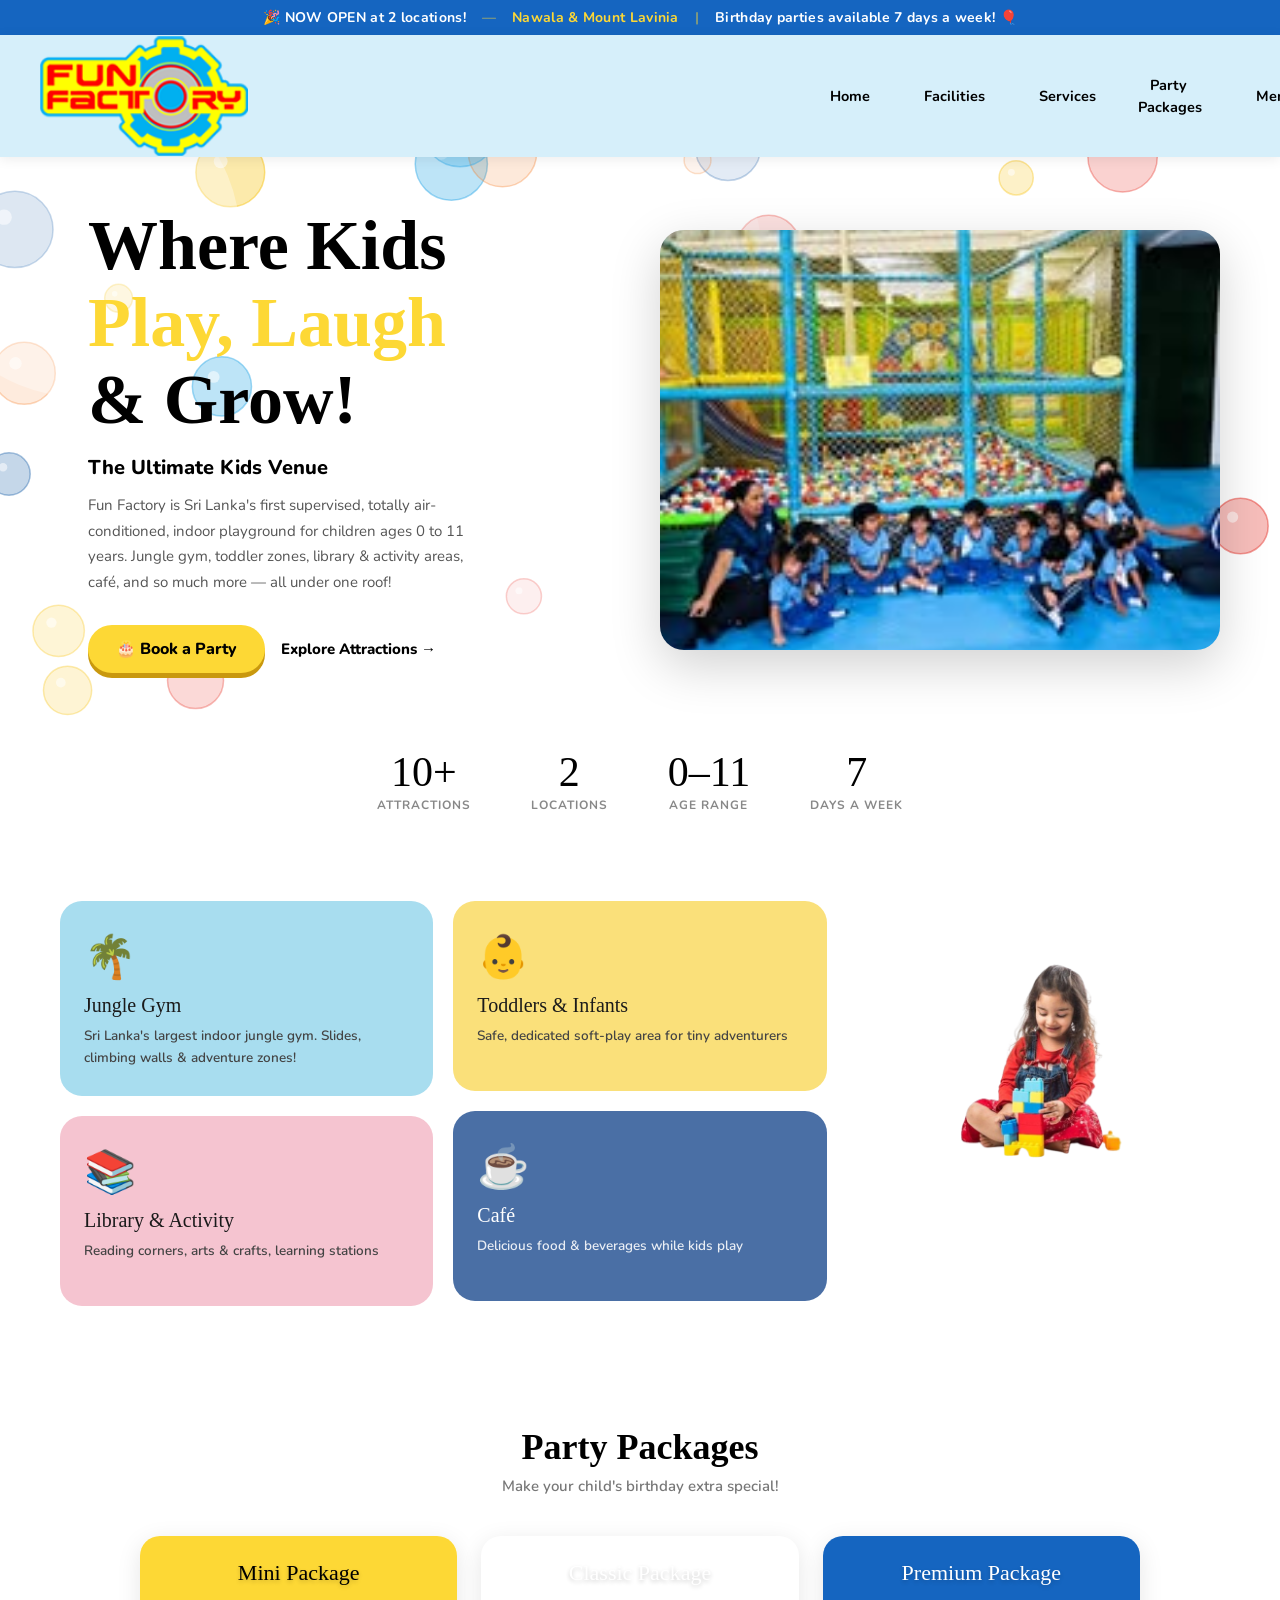
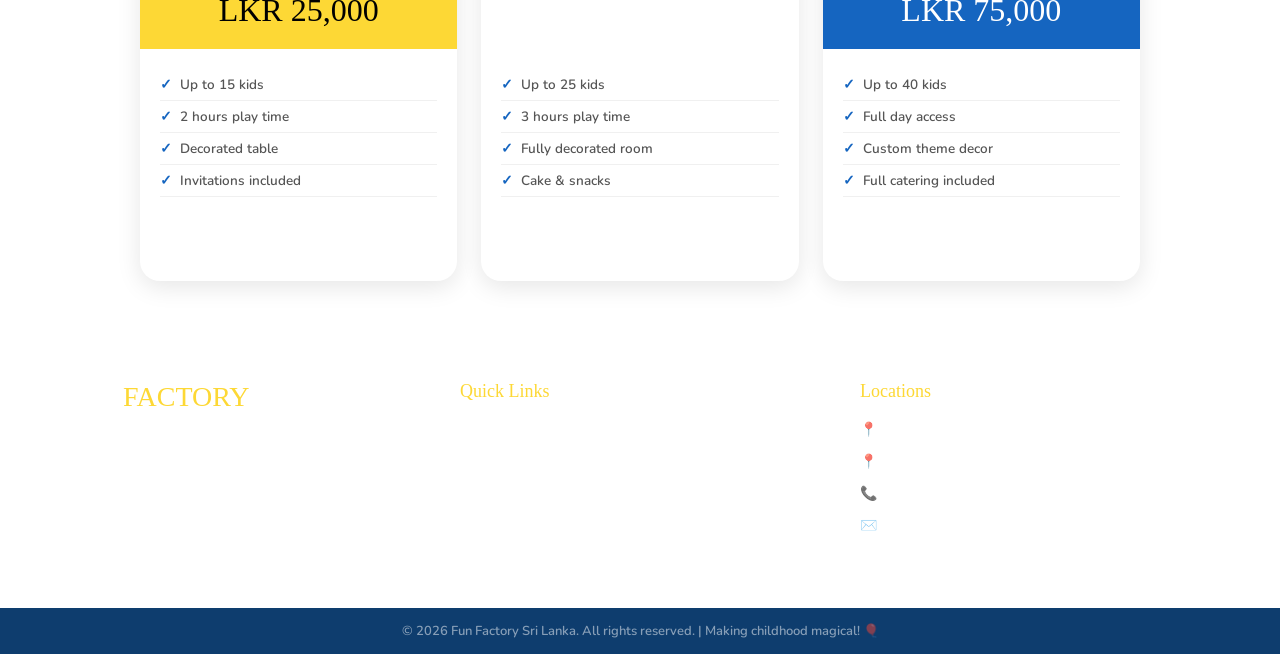
<file: bubble.html>
<!DOCTYPE html>
<html lang="en">
<head>
    <meta charset="UTF-8">
    <meta name="viewport" content="width=device-width, initial-scale=1.0">
    <title>Fun Factory - Where Kids Play, Laugh & Grow!</title>
    <link href="https://fonts.googleapis.com/css2?family=Nunito:wght@400;600;700;800;900&family=Baloo+2:wght@700;800&display=swap" rel="stylesheet" />

    <style>
        :root {
          --blue: #1565c0;
          --red: #e53935;
          --yellow: #fdd835;
          --green: #43a047;
          --pink: #f06292;
          --bg: #ffffff;
          --bubble1: rgba(100,181,246,0.25);
          --bubble2: rgba(252,228,236,0.35);
          --bubble3: rgba(255,241,118,0.25);
          --bubble4: rgba(165,214,167,0.25);
        }

        * { margin: 0; padding: 0; box-sizing: border-box; }

        body {
          font-family: 'Nunito', sans-serif;
          background: var(--bg);
          overflow-x: hidden;
          min-height: 100vh;
        }

        /* ── Bubbles Background ── */
        .bubbles-bg {
          position: fixed;
          inset: 0;
          pointer-events: none;
          z-index: 0;
          overflow: hidden;
        }
        .bubble {
          position: absolute;
          border-radius: 50%;
          animation: floatBubble linear infinite;
          opacity: 0;
        }
        .bubble:nth-child(1)  { width:220px;height:220px;top:5%;left:2%;   background:var(--bubble1);animation-duration:18s;animation-delay:0s;  }
        .bubble:nth-child(2)  { width:160px;height:160px;top:15%;right:8%; background:var(--bubble2);animation-duration:22s;animation-delay:2s;  }
        .bubble:nth-child(3)  { width:280px;height:280px;top:55%;left:70%;background:var(--bubble3);animation-duration:26s;animation-delay:4s;  }
        .bubble:nth-child(4)  { width:120px;height:120px;top:75%;left:10%;background:var(--bubble4);animation-duration:20s;animation-delay:1s;  }
        .bubble:nth-child(5)  { width:190px;height:190px;top:40%;right:2%;background:var(--bubble1);animation-duration:24s;animation-delay:3s;  }
        .bubble:nth-child(6)  { width:100px;height:100px;top:85%;right:25%;background:var(--bubble2);animation-duration:19s;animation-delay:5s;  }
        .bubble:nth-child(7)  { width:240px;height:240px;top:30%;left:38%;background:var(--bubble3);animation-duration:30s;animation-delay:6s;  }

        @keyframes floatBubble {
          0%   { opacity:0; transform:translateY(30px) scale(0.9); }
          10%  { opacity:1; }
          90%  { opacity:1; }
          100% { opacity:0; transform:translateY(-40px) scale(1.05); }
        }

        /* TOP BANNER */
        .top-banner {
          background: var(--blue);
          color: white;
          text-align: center;
          padding: 8px 20px;
          font-size: 14px;
          font-weight: 700;
          letter-spacing: 0.3px;
          display: flex;
          align-items: center;
          justify-content: center;
          gap: 16px;
          flex-wrap: wrap;
          position: sticky;
        }
        .top-banner span { color: var(--yellow); }
        .top-banner .divider { opacity: 0.5; }

        /* NAVBAR */
        nav {
          background: #D6EFFA;
          display: flex;
          align-items: center;
          padding: 1px 40px;
          box-shadow: 0 2px 12px rgba(0,0,0,0.08);
          position: sticky;
          top: 0;
          z-index: 100;
          gap: 30px;
        }

        .logo {
          flex-shrink: 0;
          margin-right: 20px;
        }

        .logo-box {
          display: flex;
          align-items: center;
          gap: 0;
        }

        .logo-text {
          font-family: 'Fredoka One', cursive;
          font-size: 26px;
          line-height: 1;
        }

        .logo-fun { color: var(--red); background: var(--yellow); padding: 4px 10px; border-radius: 8px 0 0 8px; }
        .logo-factory { color: var(--yellow); background: var(--dark-blue); padding: 4px 10px; border-radius: 0 8px 8px 0; }

        .nav-links {
          display: flex;
          align-items: center;
          gap: 30px;
          flex: 1;
          list-style: none;
        }

        .nav-links a {
          text-decoration: none;
          color: var(--text-dark);
          font-weight: 700;
          font-size: 14.5px;
          padding: 7px 12px;
          border-radius: 8px;
          transition: all 0.2s;
        }

        .nav-links a:hover {
          background: var(--light-blue-bg);
          color: var(--dark-blue);
        }

        .btn-book-nav {
          background: var(--yellow);
          color: var(--text-dark) !important;
          font-weight: 800 !important;
          padding: 10px 22px !important;
          border-radius: 30px !important;
          font-size: 15px !important;
          box-shadow: 0 4px 0 #c9980e;
          transition: all 0.15s !important;
        }

        .btn-book-nav:hover {
          background: #f0b800 !important;
          transform: translateY(2px);
          box-shadow: 0 2px 0 #c9980e !important;
        }

        /* HERO */
        .hero {
          background: var(--light-blue-bg);
          min-height: 520px;
          display: grid;
          grid-template-columns: 1fr 1fr;
          align-items: center;
          padding: 50px 60px 50px 60px;
          gap: 40px;
          position: relative;
          overflow: hidden;
        }

        /* Bubble decorations */
        .hero::before {
          content: '';
          position: absolute;
          width: 320px; height: 320px;
          border-radius: 50%;
          background: rgba(255,255,255,0.35);
          top: -80px; left: -80px;
          pointer-events: none;
        }
        .hero::after {
          content: '';
          position: absolute;
          width: 180px; height: 180px;
          border-radius: 50%;
          background: rgba(255,255,255,0.25);
          bottom: 30px; left: 280px;
          pointer-events: none;
        }

        .bubble-extra {
          position: absolute;
          border-radius: 50%;
          background: rgba(255,255,255,0.2);
          pointer-events: none;
        }

        .hero-content { position: relative; z-index: 2; }

       .hero-title {
        font-family: 'Fredoka One', cursive;
        font-size: 70px;
        line-height: 1.1;
        margin-bottom: 16px;
       position: relative;
        right: -5%;
      }
        .hero-title .line1 { color: var(--dark-blue); }
        .hero-title .line2 { color: var(--yellow); }
        .hero-title .line3 { color: var(--orange); }

        .hero-subtitle {
          font-size: 20px;
          font-weight: 800;
          color: var(--text-dark);
          margin-bottom: 12px;
          position: relative;
        right: -5%;
        }

        .hero-desc {
          font-size: 15px;
          color: #555;
          line-height: 1.7;
          max-width: 400px;
          margin-bottom: 30px;
          position: relative;
        right: -5%;
        }

        .hero-buttons {
          display: flex;
          gap: 16px;
          align-items: center;
          flex-wrap: wrap;
          position: relative;
        right: -5%;

        }

        .btn-primary {
          background: var(--yellow);
          color: var(--text-dark);
          font-family: 'Nunito', sans-serif;
          font-weight: 800;
          font-size: 16px;
          padding: 13px 28px;
          border-radius: 30px;
          border: none;
          cursor: pointer;
          box-shadow: 0 5px 0 #c9980e;
          transition: all 0.15s;
          text-decoration: none;
          display: inline-flex;
          align-items: center;
          gap: 8px;
        }
        .btn-primary:hover {
          transform: translateY(3px);
          box-shadow: 0 2px 0 #c9980e;
        }

        .btn-secondary {
          color: var(--dark-blue);
          font-weight: 800;
          font-size: 15px;
          text-decoration: none;
          display: inline-flex;
          align-items: center;
          gap: 6px;
          transition: gap 0.2s;
        }
        .btn-secondary:hover { gap: 10px; }

        /* HERO IMAGE */
        .hero-image {
          border-radius: 24px;
          overflow: hidden;
          box-shadow: 0 16px 50px rgba(0,0,0,0.18);
          position: relative;
          z-index: 2;
          aspect-ratio: 4/3;
          background: #ddd;
          display: flex;
          align-items: center;
          justify-content: center;
        }

        .hero-image img {
          width: 100%;
          height: 100%;
          object-fit: cover;
        }

        /* placeholder when no real image */
        .img-placeholder {
          width: 100%;
          height: 340px;
          background: linear-gradient(135deg, var(--blue) 0%, var(--dark-blue) 100%);
          display: flex;
          align-items: center;
          justify-content: center;
          font-size: 80px;
          border-radius: 24px;
        }

        /* STATS BAR */
        .stats-bar {
          background: white;
          display: flex;
          justify-content: center;
          gap: 60px;
          padding: 28px 40px;
          border-bottom: 3px solid var(--light-blue-bg);
          flex-wrap: wrap;
        }

        .stat {
          text-align: center;
        }

        .stat-number {
          font-family: 'Fredoka One', cursive;
          font-size: 42px;
          color: var(--dark-blue);
          line-height: 1;
        }

        .stat-label {
          font-size: 12px;
          font-weight: 700;
          color: #888;
          text-transform: uppercase;
          letter-spacing: 1px;
          margin-top: 4px;
        }

        /* FACILITIES SECTION */
        .section {
          padding: 60px 60px;
        }

        .section-title {
          font-family: 'Fredoka One', cursive;
          font-size: 36px;
          color: var(--dark-blue);
          text-align: center;
          margin-bottom: 8px;
        }

        .section-sub {
          text-align: center;
          color: #777;
          font-size: 15px;
          margin-bottom: 40px;
          font-weight: 600;
        }

        .facilities-grid {
          display: grid;
          grid-template-columns: repeat(3, 1fr);
          gap: 24px;
        }

        .facility-card {
          background: white;
          border-radius: 20px;
          padding: 28px 24px;
          text-align: center;
          box-shadow: 0 4px 20px rgba(0,0,0,0.07);
          border: 2px solid transparent;
          transition: all 0.25s;
          cursor: pointer;
        }

        .facility-card:hover {
          border-color: var(--blue);
          transform: translateY(-5px);
          box-shadow: 0 12px 30px rgba(59,174,232,0.2);
        }

        .facility-icon {
          font-size: 48px;
          margin-bottom: 14px;
          display: block;
        }

        .facility-name {
          font-family: 'Fredoka One', cursive;
          font-size: 20px;
          color: var(--dark-blue);
          margin-bottom: 8px;
        }

        .facility-desc {
          font-size: 13.5px;
          color: #777;
          line-height: 1.6;
        }

        /* PARTY PACKAGES */
        .packages-section {
          background: var(--light-blue-bg);
          padding: 60px;
        }

        .packages-grid {
          display: grid;
          grid-template-columns: repeat(3, 1fr);
          gap: 24px;
          max-width: 1000px;
          margin: 0 auto;
        }

        .package-card {
          background: white;
          border-radius: 20px;
          overflow: hidden;
          box-shadow: 0 6px 24px rgba(0,0,0,0.1);
          transition: transform 0.25s;
        }

        .package-card:hover { transform: translateY(-6px); }

        .package-header {
          padding: 24px 20px 20px;
          text-align: center;
        }

        .package-card:nth-child(1) .package-header { background: var(--yellow); }
        .package-card:nth-child(2) .package-header { background: var(--orange); }
        .package-card:nth-child(3) .package-header { background: var(--blue); }

        .package-name {
          font-family: 'Fredoka One', cursive;
          font-size: 22px;
          color: white;
          text-shadow: 0 2px 4px rgba(0,0,0,0.2);
        }
        .package-card:nth-child(1) .package-name { color: var(--text-dark); }

        .package-price {
          font-family: 'Fredoka One', cursive;
          font-size: 32px;
          color: white;
          margin-top: 6px;
        }
        .package-card:nth-child(1) .package-price { color: var(--dark-blue); }

        .package-body {
          padding: 20px;
        }

        .package-features {
          list-style: none;
          margin-bottom: 20px;
        }

        .package-features li {
          padding: 6px 0;
          font-size: 13.5px;
          color: #555;
          font-weight: 600;
          border-bottom: 1px solid #f0f0f0;
          display: flex;
          align-items: center;
          gap: 8px;
        }

        .package-features li::before {
          content: '✓';
          color: var(--blue);
          font-weight: 900;
        }

        .btn-package {
          width: 100%;
          background: var(--dark-blue);
          color: white;
          border: none;
          border-radius: 12px;
          padding: 12px;
          font-family: 'Nunito', sans-serif;
          font-weight: 800;
          font-size: 15px;
          cursor: pointer;
          transition: background 0.2s;
        }

        .btn-package:hover { background: var(--blue); }

        /* FOOTER */
        footer {
          background: var(--dark-blue);
          color: white;
          padding: 40px 60px;
          display: grid;
          grid-template-columns: 1fr 1fr 1fr;
          gap: 40px;
        }

        .footer-logo {
          font-family: 'Fredoka One', cursive;
          font-size: 28px;
          margin-bottom: 12px;
        }

        .footer-logo span { color: var(--yellow); }

        .footer-desc {
          font-size: 13.5px;
          opacity: 0.75;
          line-height: 1.7;
        }

        .footer-heading {
          font-family: 'Fredoka One', cursive;
          font-size: 18px;
          margin-bottom: 16px;
          color: var(--yellow);
        }

        .footer-links {
          list-style: none;
          display: flex;
          flex-direction: column;
          gap: 10px;
        }

        .footer-links a {
          color: rgba(255,255,255,0.75);
          text-decoration: none;
          font-size: 14px;
          font-weight: 600;
          transition: color 0.2s;
        }

        .footer-links a:hover { color: var(--yellow); }

        .footer-bottom {
          background: #0e3d6e;
          color: rgba(255,255,255,0.5);
          text-align: center;
          padding: 14px;
          font-size: 13px;
          font-weight: 600;
        }

        /* animations */
        @keyframes float {
          0%, 100% { transform: translateY(0px); }
          50% { transform: translateY(-10px); }
        }

        .hero-image { animation: float 4s ease-in-out infinite; }

        @media (max-width: 900px) {
          .hero { grid-template-columns: 1fr; padding: 40px 30px; }
          .hero-title { font-size: 42px; }
          nav { padding: 10px 20px; }
          .nav-links { display: none; }
          .facilities-grid, .packages-grid { grid-template-columns: 1fr; }
          .section, .packages-section { padding: 40px 20px; }
          footer { grid-template-columns: 1fr; padding: 30px 20px; }
          .stats-bar { gap: 30px; }
        }

      .logo {
        flex-shrink: 0;
        position: relative;
        margin-right: 270px;
      }

      .logo img {
        height: 90px;
        width: auto;
        display: block;
      }
        /* === BUBBLE BACKGROUND === */
      #bubble-bg {
        position: fixed;
        top: 0; left: 0;
        width: 100%; height: 100%;
        pointer-events: none;
        z-index: 0;
        overflow: hidden;
      }
      nav, .top-banner { position: relative; z-index: 100; }
      .hero, .stats-bar, .section, .packages-section, footer, .footer-bottom {
        position: relative;
        z-index: 5;
      }
        #bubble-bg {
  position: fixed;
  top: 0; left: 0;
  width: 100%; height: 100%;
  pointer-events: none;
  z-index: 0;
  overflow: hidden;
}
    </style>
</head>
<body>
<canvas id="bubble-bg"></canvas>
<!-- TOP BANNER -->
<div class="top-banner">
    🎉 NOW OPEN at 2 locations!
    <span class="divider">—</span>
    <span>Nawala & Mount Lavinia</span>
    <span class="divider">|</span>
    Birthday parties available 7 days a week! 🎈
</div>

<!-- NAVBAR -->
<nav>
    <div class="logo">
        <div class="logo">
            <img src="images/logo.png" alt="Fun Factory" style="height: 120px; width: auto;">
        </div>
    </div>
    <ul class="nav-links">
        <li><a href="#">Home</a></li>
        <li><a href="#">Facilities</a></li>
        <li><a href="#">Services</a></li>
        <li><a href="#">Party Packages</a></li>
        <li><a href="#">Membership</a></li>
        <li><a href="#">Photo Album</a></li>
        <li><a href="#">Contact Us</a></li>
        <li><a href="#" class="btn-book-nav">Book Now</a></li>
    </ul>
</nav>

<!-- HERO -->
<section class="hero">
    <div class="bubble-extra" style="width:120px;height:120px;top:20px;right:520px;"></div>
    <div class="bubble-extra" style="width:60px;height:60px;bottom:60px;right:540px;"></div>

    <div class="hero-content">
        <h1 class="hero-title" style="font-family: 'Cherry Bomb', cursive;">
            <span class="line1" >Where Kids</span><br>
            <span class="line2">Play, Laugh</span><br>
            <span class="line3">& Grow!</span>
        </h1>
        <p class="hero-subtitle">The Ultimate Kids Venue</p>
        <p class="hero-desc">
            Fun Factory is Sri Lanka's first supervised, totally air-conditioned, indoor playground for children ages 0 to 11 years. Jungle gym, toddler zones, library & activity areas, café, and so much more — all under one roof!
        </p>
        <div class="hero-buttons">
            <a href="#" class="btn-primary">🎂 Book a Party</a>
            <a href="#" class="btn-secondary">Explore Attractions →</a>
        </div>
    </div>

    <div class="hero-image">
        <img src="images/635210809_1450722320430634_2613594833364158350_n.jpg" alt="Fun Factory">

    </div>
</section>

<!-- STATS -->
<div class="stats-bar">
    <div class="stat">
        <div class="stat-number">10+</div>
        <div class="stat-label">Attractions</div>
    </div>
    <div class="stat">
        <div class="stat-number">2</div>
        <div class="stat-label">Locations</div>
    </div>
    <div class="stat">
        <div class="stat-number">0–11</div>
        <div class="stat-label">Age Range</div>
    </div>
    <div class="stat">
        <div class="stat-number">7</div>
        <div class="stat-label">Days a Week</div>
    </div>
</div>

<!-- FACILITIES -->
<!-- FACILITIES SECTION -->
<section class="section" style="background:#fff; position:relative; overflow:hidden;">
    <div style="display:grid; grid-template-columns:1fr 1fr 1fr; gap:20px; align-items:start; position:relative; z-index:2;">

        <!-- Col 1 -->
        <div style="display:flex; flex-direction:column; gap:20px;">
            <div style="background:#A8DDEF; border-radius:22px; padding:28px 24px; min-height:190px;">
                <div style="font-size:42px; margin-bottom:8px;">🌴</div>
                <div style="font-family:'Fredoka One',cursive; font-size:20px; color:#1a1a1a; margin-bottom:8px;">Jungle Gym</div>
                <div style="font-size:13.5px; font-weight:600; color:#444; line-height:1.6;">Sri Lanka's largest indoor jungle gym. Slides, climbing walls &amp; adventure zones!</div>
            </div>
            <div style="background:#F5C4D0; border-radius:22px; padding:28px 24px; min-height:190px;">
                <div style="font-size:42px; margin-bottom:8px;">📚</div>
                <div style="font-family:'Fredoka One',cursive; font-size:20px; color:#1a1a1a; margin-bottom:8px;">Library &amp; Activity</div>
                <div style="font-size:13.5px; font-weight:600; color:#444; line-height:1.6;">Reading corners, arts &amp; crafts, learning stations</div>
            </div>
        </div>

        <!-- Col 2 -->
        <div style="display:flex; flex-direction:column; gap:20px;">
            <div style="background:#FAE07A; border-radius:22px; padding:28px 24px; min-height:190px;">
                <div style="font-size:42px; margin-bottom:8px;">👶</div>
                <div style="font-family:'Fredoka One',cursive; font-size:20px; color:#1a1a1a; margin-bottom:8px;">Toddlers &amp; Infants</div>
                <div style="font-size:13.5px; font-weight:600; color:#444; line-height:1.6;">Safe, dedicated soft-play area for tiny adventurers</div>
            </div>
            <div style="background:#4A6FA5; border-radius:22px; padding:28px 24px; min-height:190px;">
                <div style="font-size:42px; margin-bottom:8px;">☕</div>
                <div style="font-family:'Fredoka One',cursive; font-size:20px; color:#fff; margin-bottom:8px;">Café</div>
                <div style="font-size:13.5px; font-weight:600; color:rgba(255,255,255,0.88); line-height:1.6;">Delicious food &amp; beverages while kids play</div>
            </div>
        </div>

        <!-- Col 3 — Photo -->
        <div style="display:flex; align-items:center; justify-content:center;">
            <img src="images/25d9c599743e1b42f78bef12965dd34f-removebg-preview.png" alt="Kids playing" style="width:55%; border-radius:20px; object-fit:cover;">
        </div>

    </div>
</section>

<!-- PARTY PACKAGES -->
<section class="packages-section">
    <h2 class="section-title">Party Packages</h2>
    <p class="section-sub">Make your child's birthday extra special!</p>
    <div class="packages-grid">
        <div class="package-card">
            <div class="package-header">
                <div class="package-name">Mini Package</div>
                <div class="package-price">LKR 25,000</div>
            </div>
            <div class="package-body">
                <ul class="package-features">
                    <li>Up to 15 kids</li>
                    <li>2 hours play time</li>
                    <li>Decorated table</li>
                    <li>Invitations included</li>
                </ul>
                <button class="btn-package">Book Now</button>
            </div>
        </div>
        <div class="package-card">
            <div class="package-header">
                <div class="package-name">Classic Package</div>
                <div class="package-price">LKR 45,000</div>
            </div>
            <div class="package-body">
                <ul class="package-features">
                    <li>Up to 25 kids</li>
                    <li>3 hours play time</li>
                    <li>Fully decorated room</li>
                    <li>Cake & snacks</li>
                </ul>
                <button class="btn-package">Book Now</button>
            </div>
        </div>
        <div class="package-card">
            <div class="package-header">
                <div class="package-name">Premium Package</div>
                <div class="package-price">LKR 75,000</div>
            </div>
            <div class="package-body">
                <ul class="package-features">
                    <li>Up to 40 kids</li>
                    <li>Full day access</li>
                    <li>Custom theme decor</li>
                    <li>Full catering included</li>
                </ul>
                <button class="btn-package">Book Now</button>
            </div>
        </div>
    </div>
</section>

<!-- FOOTER -->
<footer>
    <div>
        <div class="footer-logo">FUN <span>FACTORY</span></div>
        <p class="footer-desc">Sri Lanka's first supervised, air-conditioned indoor playground. Where every child comes to play, laugh, and grow!</p>
    </div>
    <div>
        <div class="footer-heading">Quick Links</div>
        <ul class="footer-links">
            <li><a href="#">Home</a></li>
            <li><a href="#">Facilities</a></li>
            <li><a href="#">Party Packages</a></li>
            <li><a href="#">Membership</a></li>
            <li><a href="#">Contact Us</a></li>
        </ul>
    </div>
    <div>
        <div class="footer-heading">Locations</div>
        <ul class="footer-links">
            <li><a href="#">📍 Nawala Branch</a></li>
            <li><a href="#">📍 Mount Lavinia Branch</a></li>
            <li><a href="#">📞 Call Us</a></li>
            <li><a href="#">✉️ Email Us</a></li>
        </ul>
    </div>
</footer>
<div class="footer-bottom">
    © 2026 Fun Factory Sri Lanka. All rights reserved. | Making childhood magical! 🎈
</div>

</body>
</html>

<script>
    const canvas = document.getElementById('bubble-bg');
    const ctx = canvas.getContext('2d');
    function resize() { canvas.width = window.innerWidth; canvas.height = window.innerHeight; }
    resize();
    window.addEventListener('resize', resize);
    const bubbles = [];
    const COLORS = ['rgba(59,174,232,','rgba(247,196,22,','rgba(244,121,32,','rgba(26,95,168,','rgba(255,255,255,','rgba(230,51,41,'];
    function spawn() {
      const s = 20 + Math.random() * 65;
      bubbles.push({ x: Math.random()*canvas.width, y: canvas.height+s, r: s/2, speed: 0.4+Math.random()*1.2, drift: (Math.random()-0.5)*0.5, color: COLORS[Math.floor(Math.random()*COLORS.length)], alpha: 0.1+Math.random()*0.22, phase: Math.random()*Math.PI*2, shimmer: Math.random()*Math.PI*2 });
    }
    for(let i=0;i<30;i++){spawn();bubbles[i].y=Math.random()*canvas.height;}
    let t=0;
    function draw() {
      requestAnimationFrame(draw); t++;
      ctx.clearRect(0,0,canvas.width,canvas.height);
      if(t%20===0 && bubbles.length<60) spawn();
      for(let i=bubbles.length-1;i>=0;i--){
        const b=bubbles[i]; b.y-=b.speed; b.x+=b.drift+Math.sin(t*0.012+b.phase)*0.5; b.shimmer+=0.04;
        const a=b.alpha+Math.sin(b.shimmer)*0.06;
        ctx.beginPath(); ctx.arc(b.x,b.y,b.r,0,Math.PI*2);
        ctx.fillStyle=b.color+a+')'; ctx.fill();
        ctx.strokeStyle=b.color+(a+0.15)+')'; ctx.lineWidth=1.5; ctx.stroke();
        ctx.beginPath(); ctx.arc(b.x-b.r*.28,b.y-b.r*.32,b.r*.2,0,Math.PI*2);
        ctx.fillStyle='rgba(255,255,255,0.55)'; ctx.fill();
        if(b.y+b.r<0) bubbles.splice(i,1);
      }
    }
    draw();
</script>
</file>
